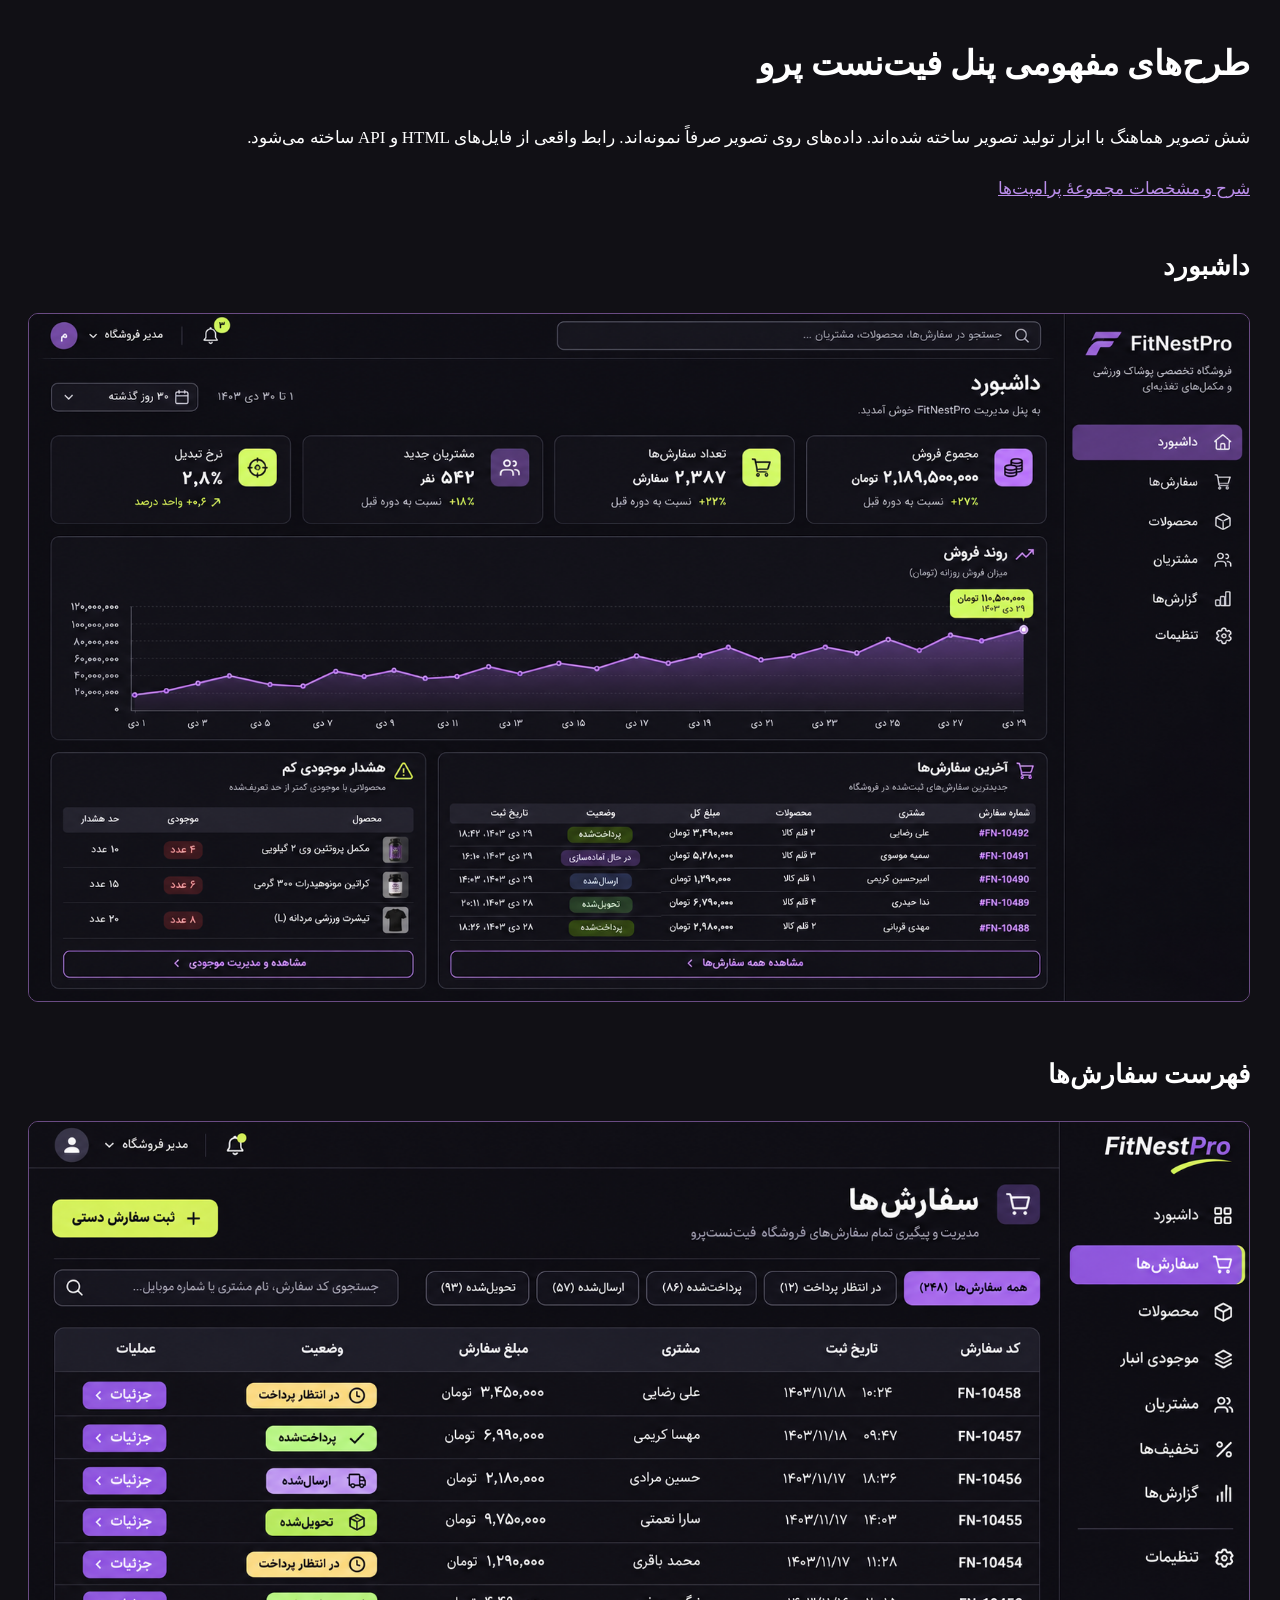
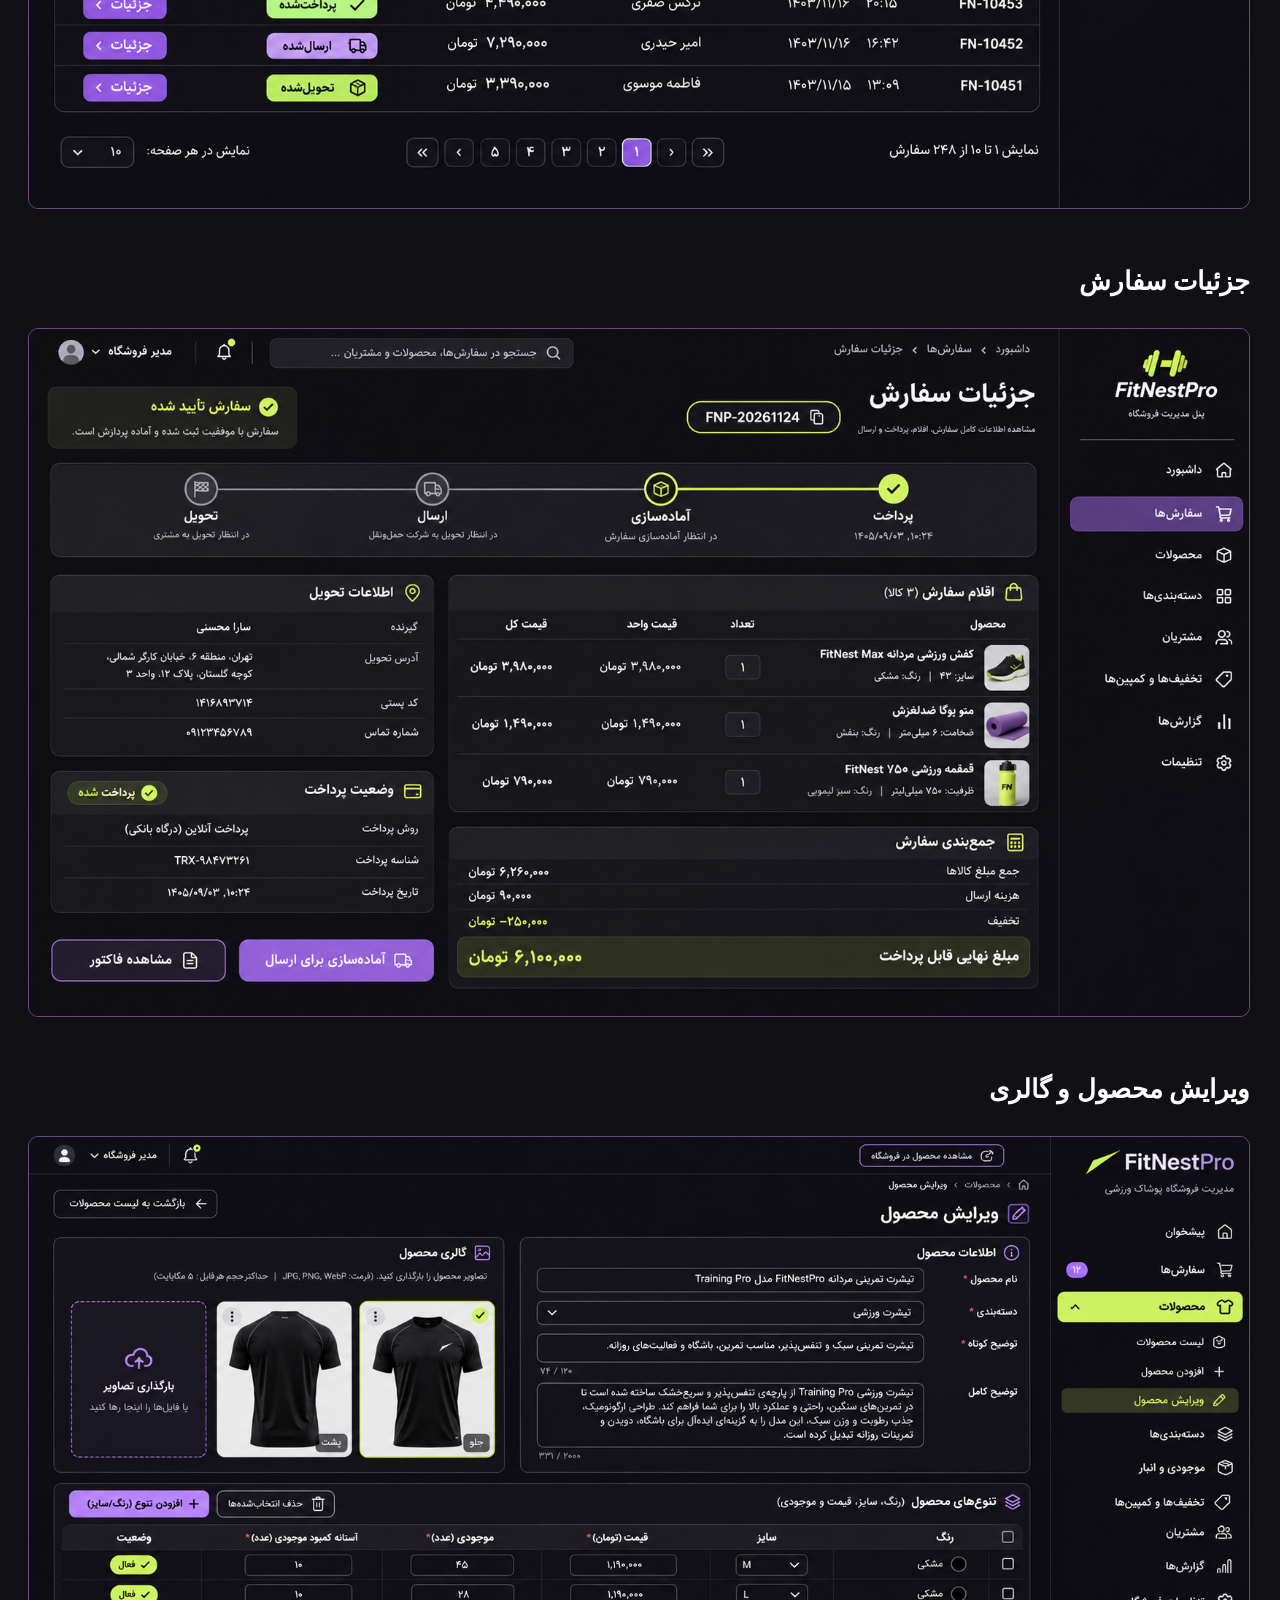
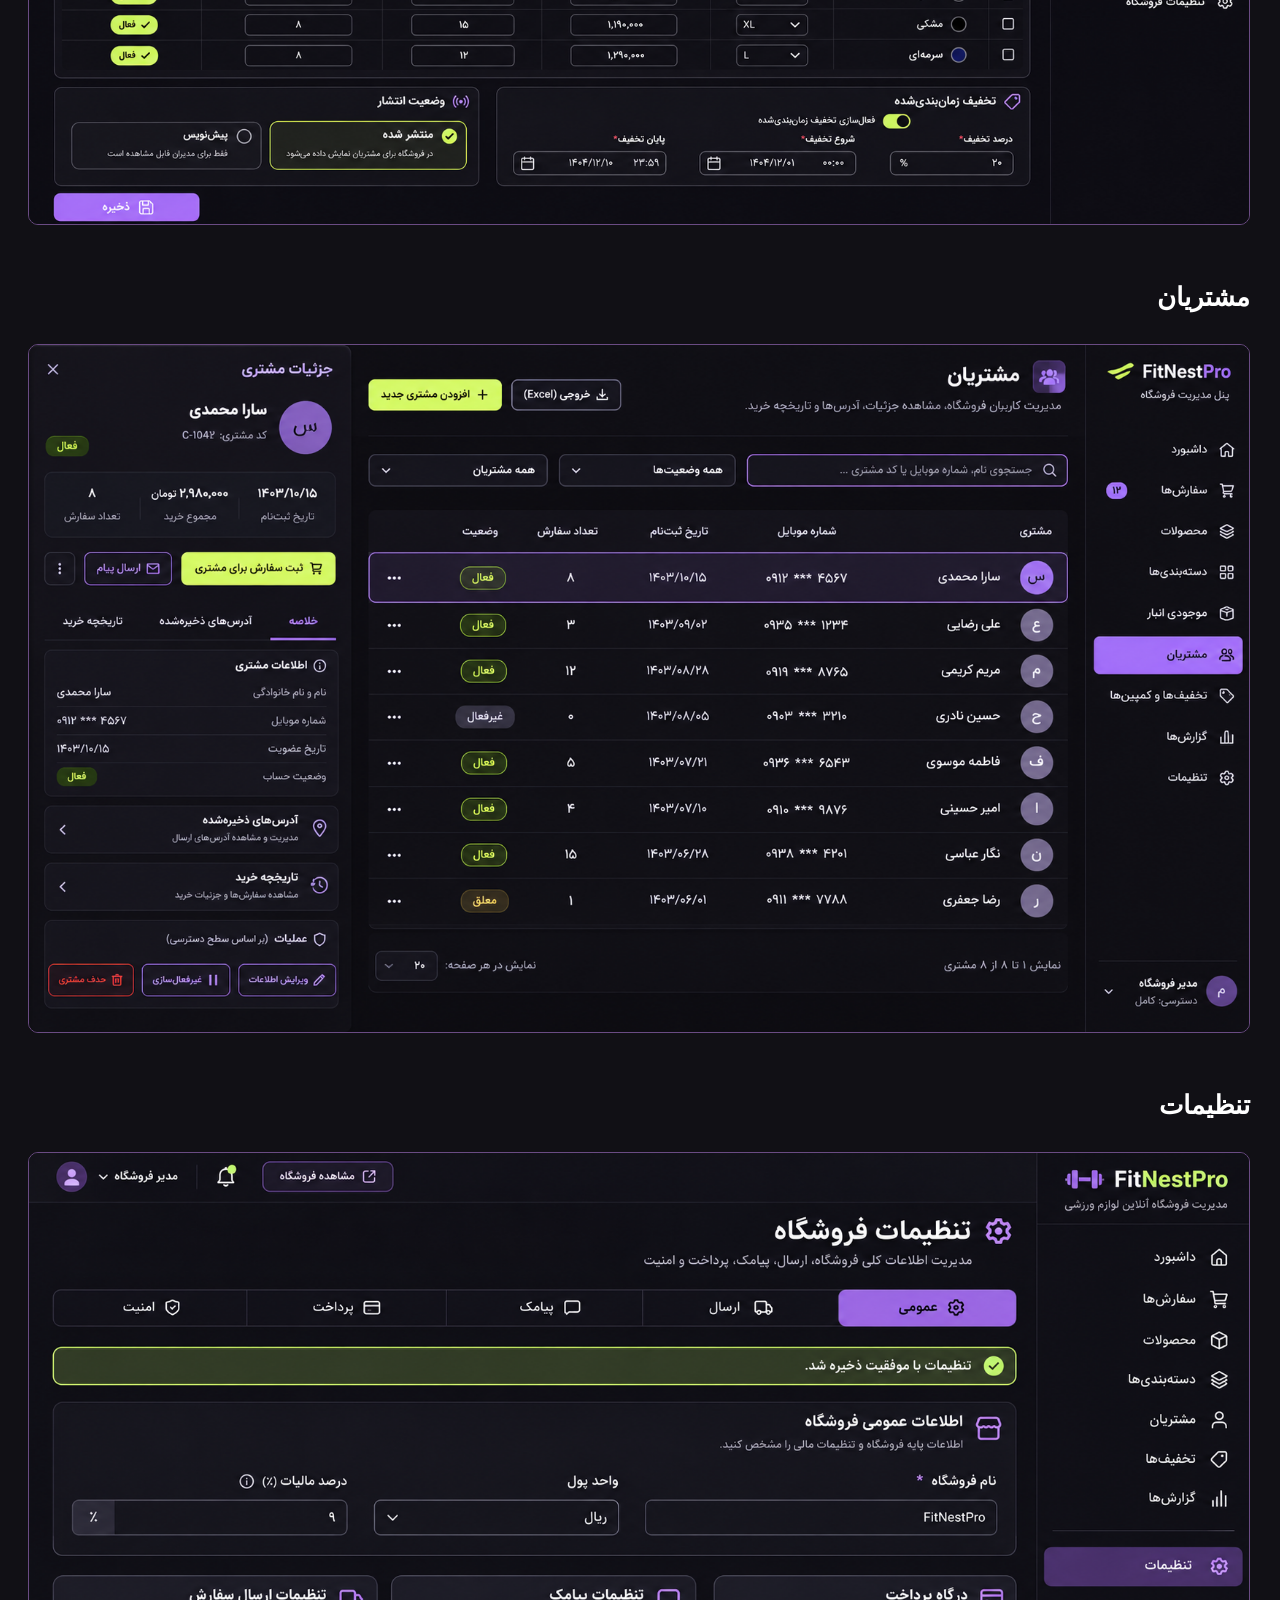
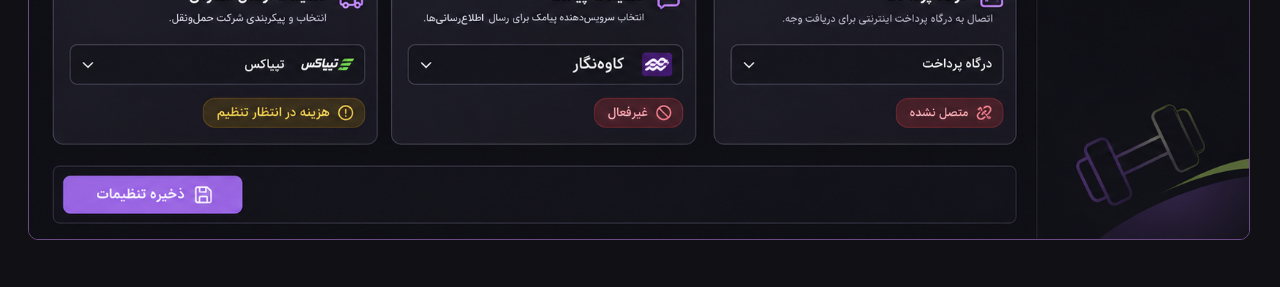
<file: design/admin-mockups/index.html>
<!doctype html><html lang="fa" dir="rtl"><meta charset="utf-8"><title>طرح‌های پنل مدیریت</title><style>body{background:#111015;color:#fff;font:17px/2 Tahoma;margin:30px}main{max-width:1400px;margin:auto}img{width:100%;border:1px solid #6a4b83;border-radius:10px}section{margin:35px 0}a{color:#bb8eeb}</style><main><h1>طرح‌های مفهومی پنل فیت‌نست پرو</h1><p>شش تصویر هماهنگ با ابزار تولید تصویر ساخته شده‌اند. داده‌های روی تصویر صرفاً نمونه‌اند. رابط واقعی از فایل‌های HTML و API ساخته می‌شود.</p><a href="prompts.json">شرح و مشخصات مجموعهٔ پرامپت‌ها</a><section><h2>داشبورد</h2><img src="01-dashboard.png" alt="طرح مفهومی داشبورد"></section><section><h2>فهرست سفارش‌ها</h2><img src="02-orders.png" alt="طرح مفهومی فهرست سفارش‌ها"></section><section><h2>جزئیات سفارش</h2><img src="03-order-detail.png" alt="طرح مفهومی جزئیات سفارش"></section><section><h2>ویرایش محصول و گالری</h2><img src="04-product-edit.png" alt="طرح مفهومی ویرایش محصول و گالری"></section><section><h2>مشتریان</h2><img src="05-customers.png" alt="طرح مفهومی مشتریان"></section><section><h2>تنظیمات</h2><img src="06-settings.png" alt="طرح مفهومی تنظیمات"></section></main></html>
</file>
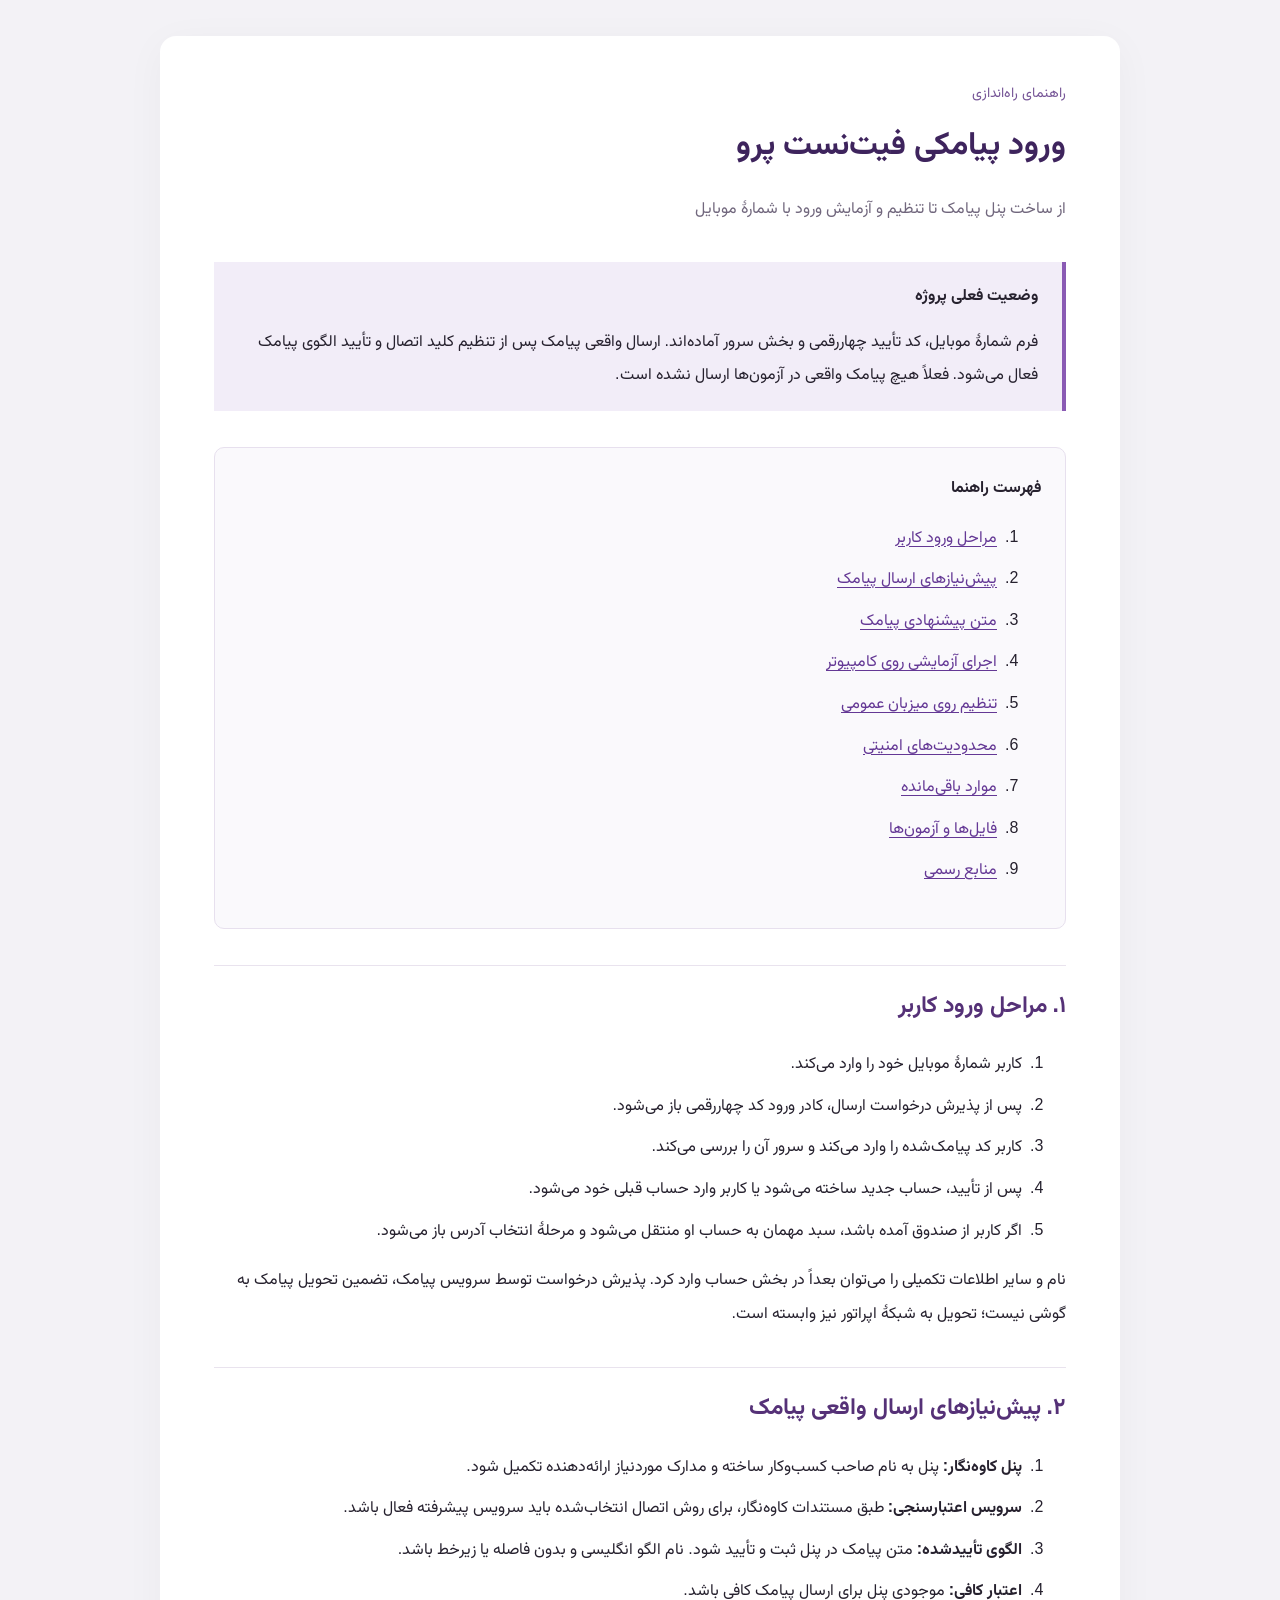
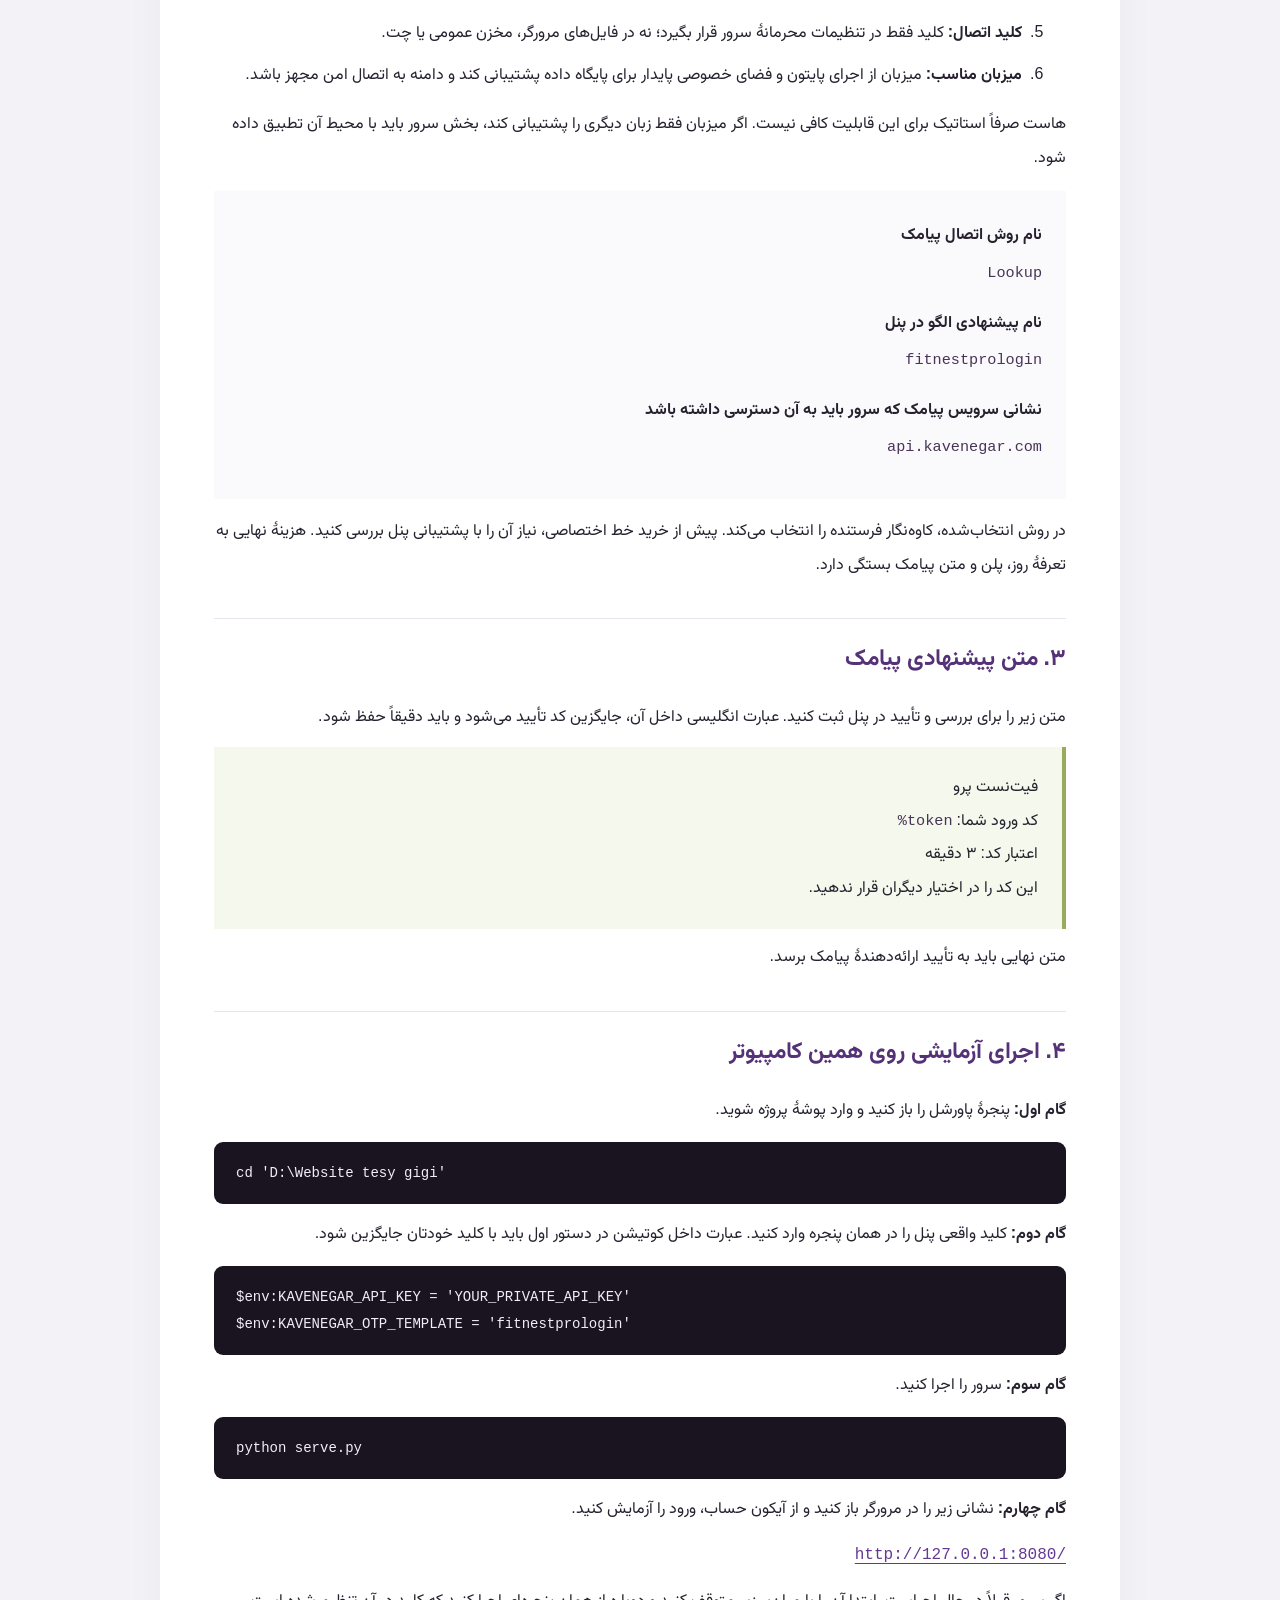
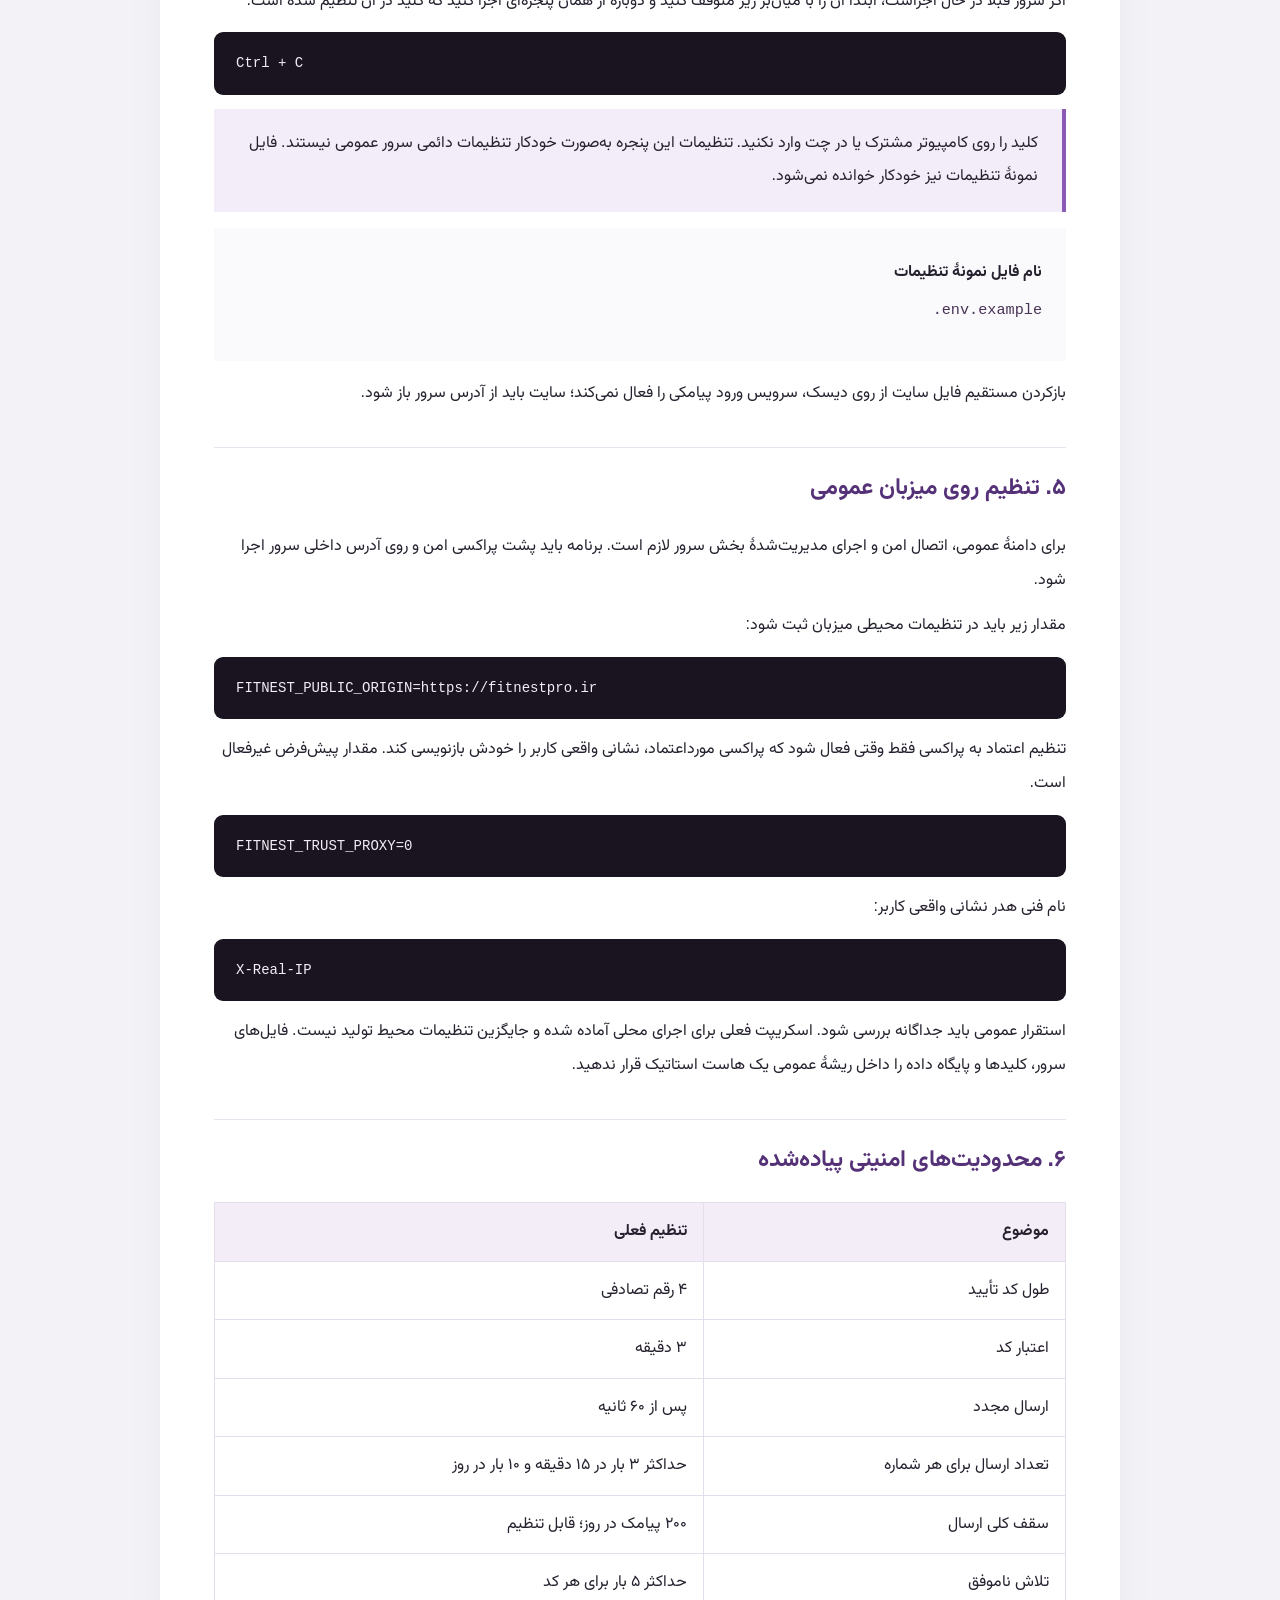
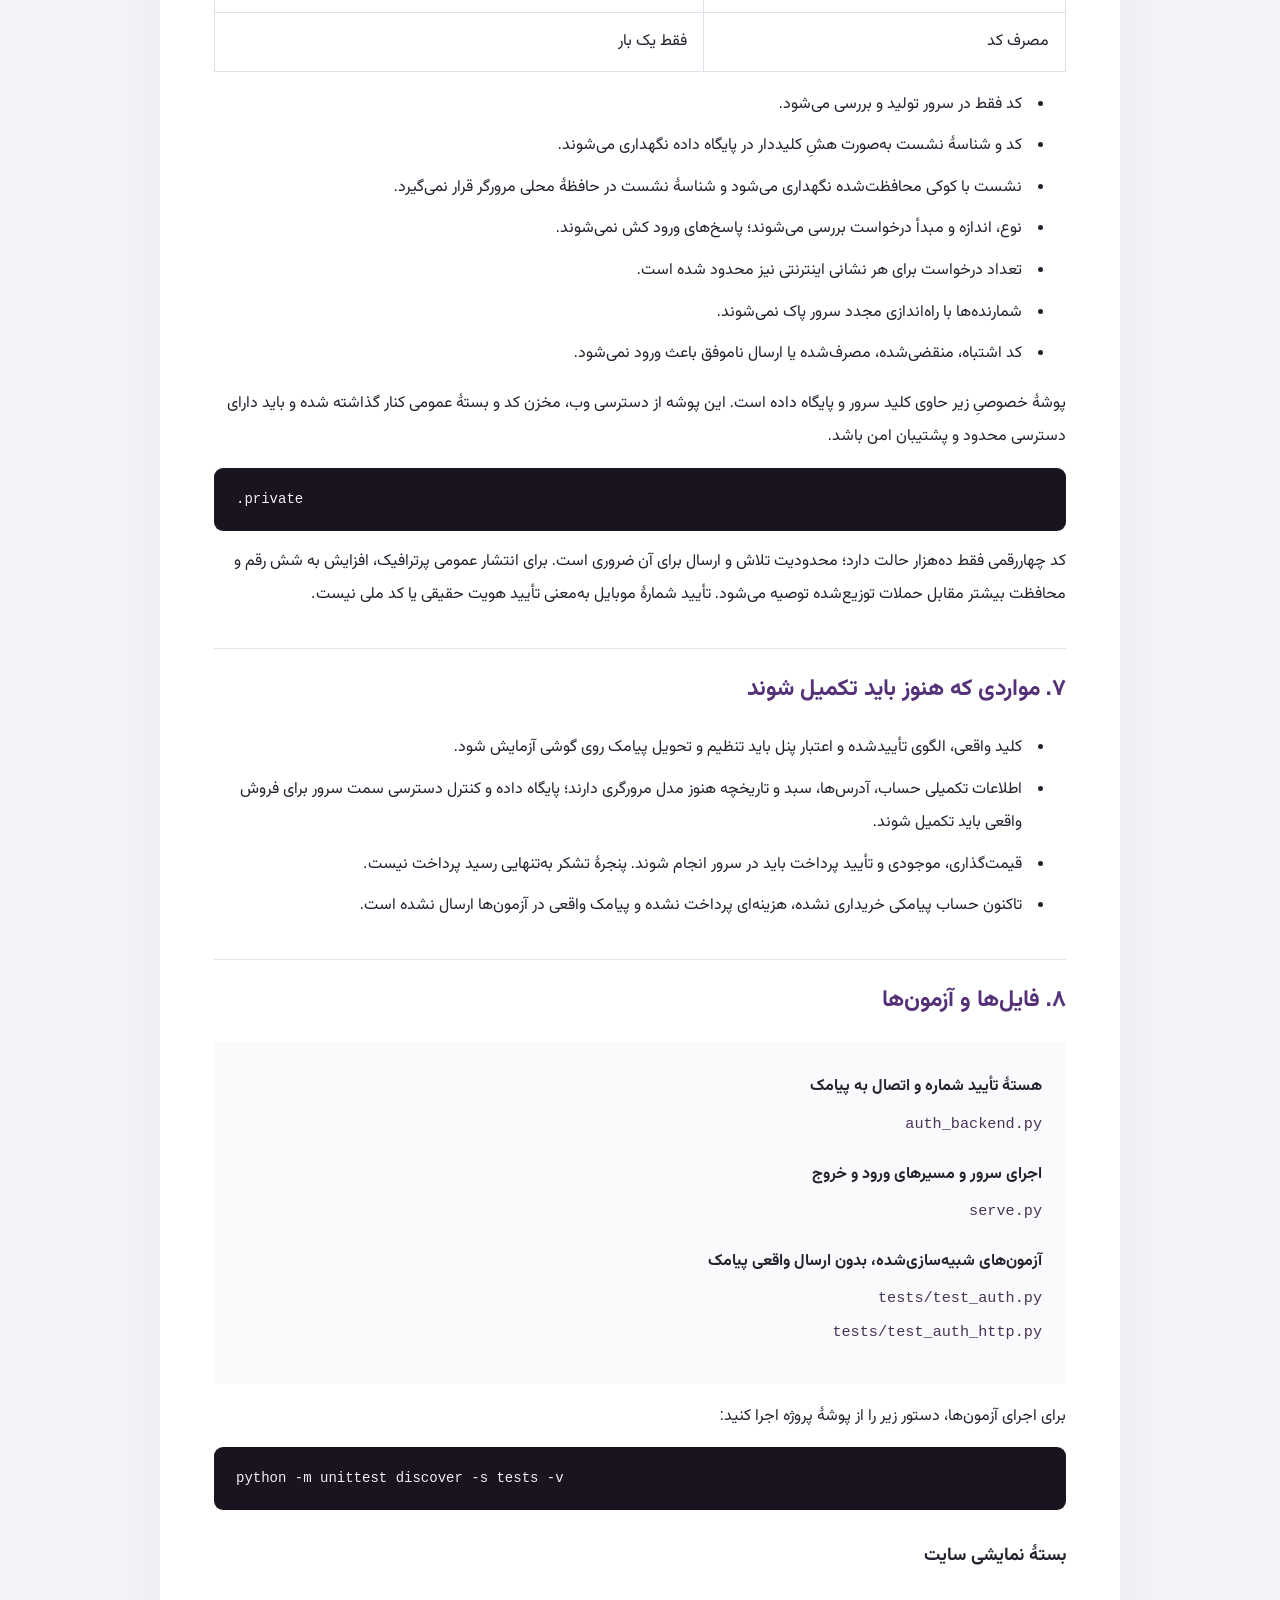
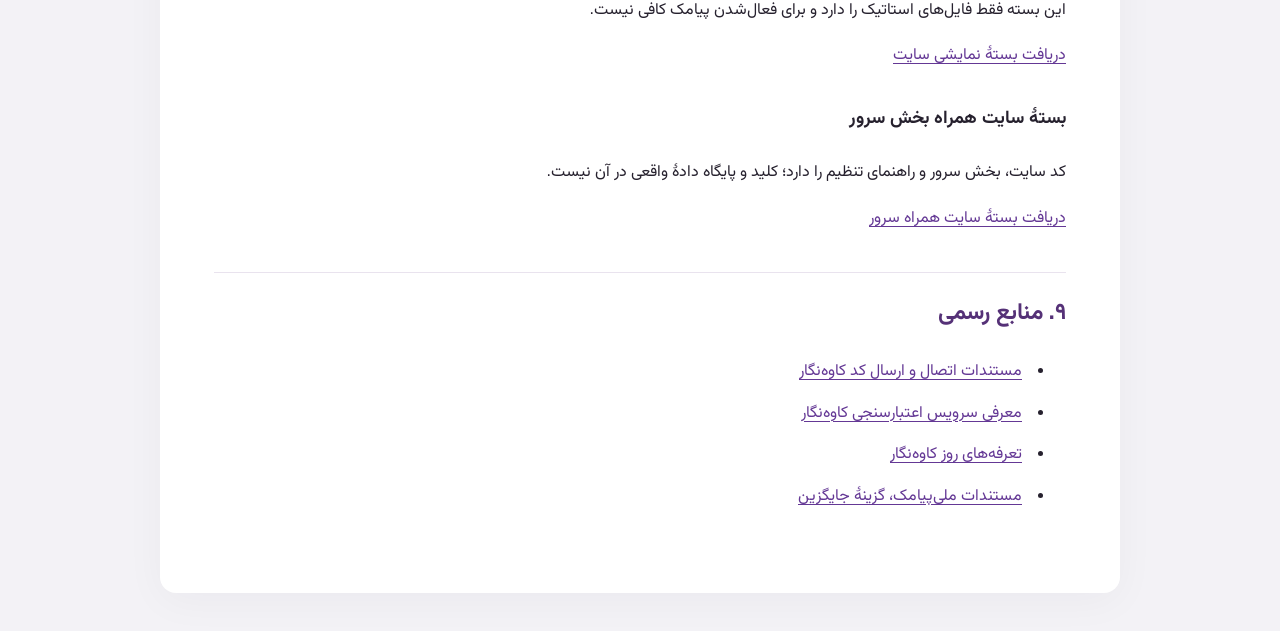
<file: SMS-SETUP-FA.html>
<!doctype html>
<html lang="fa" dir="rtl"><head><meta charset="utf-8"><meta name="viewport" content="width=device-width, initial-scale=1"><title>راهنمای فارسی راه‌اندازی ورود پیامکی</title><style>@font-face{font-family:Guide;src:url("assets/fonts/vazirmatn-arabic-84a382e46c.woff2") format("woff2");font-weight:400 900;font-display:swap}*{box-sizing:border-box}html{direction:rtl;scroll-behavior:smooth}body{margin:0;background:#f3f2f6;color:#26212e;font:16px/2.1 Guide,Tahoma,Arial,sans-serif;text-align:right}main{max-width:960px;margin:36px auto;background:#fff;padding:44px 54px;border-radius:16px;box-shadow:0 8px 40px #20152f0a}h1{font-size:32px;color:#3e245d;margin:4px 0 12px}h2{font-size:23px;color:#553177;margin:0 0 18px}h3{font-size:18px;margin-top:28px}.eyebrow{color:#765597;font-size:14px;margin:0}.subtitle{color:#71677d}section{margin:36px 0;padding-top:16px;border-top:1px solid #e9e3ee;scroll-margin-top:24px}.notice,aside{background:#f2edf8;border-right:4px solid #8a5ab4;padding:18px 24px;border-top:0}.notice p{margin-bottom:0}nav{padding:24px;background:#faf9fc;border:1px solid #e7e0ee;border-radius:10px}li{padding-right:4px;margin:8px 0}p{margin:12px 0}a{color:#643895;text-decoration:underline;text-underline-offset:4px}pre{direction:ltr;unicode-bidi:isolate;text-align:left;background:#19141f;color:#f3edf8;border-radius:9px;padding:18px 22px;overflow:auto;font:14px/1.9 Consolas,monospace;white-space:pre}code{font:inherit}bdi.technical{display:inline-block;unicode-bidi:isolate;direction:ltr;font-family:Consolas,monospace;font-size:.95em;color:#483456;overflow-wrap:anywhere}dl{padding:18px 24px;background:#faf9fc}dt{font-weight:700;margin:10px 0 4px}dd{margin:0 0 16px}.message{padding:24px;background:#f5f8ec;border-right:4px solid #9aaa5e;white-space:normal}.table-scroll{overflow:auto}table{width:100%;border-collapse:collapse;text-align:right}th,td{padding:12px 16px;border:1px solid #e4ddeb}th{background:#f3edf8}.local-link{display:inline-block;unicode-bidi:isolate;font-family:Consolas,monospace}@media(max-width:650px){main{margin:0;padding:26px 20px;border-radius:0}h1{font-size:26px}h2{font-size:21px}pre{padding:14px;font-size:12px}}@media print{body{background:white}main{box-shadow:none;margin:0;max-width:none;padding:12px}nav{display:none}section{break-inside:avoid}pre{white-space:pre-wrap;background:#f3f3f3;color:#111}a{color:#333}}</style></head><body><main dir="rtl"><header><p class="eyebrow">راهنمای راه‌اندازی</p><h1>ورود پیامکی فیت‌نست پرو</h1><p class="subtitle">از ساخت پنل پیامک تا تنظیم و آزمایش ورود با شمارهٔ موبایل</p></header>
<section class="notice"><strong>وضعیت فعلی پروژه</strong><p>فرم شمارهٔ موبایل، کد تأیید چهاررقمی و بخش سرور آماده‌اند. ارسال واقعی پیامک پس از تنظیم کلید اتصال و تأیید الگوی پیامک فعال می‌شود. فعلاً هیچ پیامک واقعی در آزمون‌ها ارسال نشده است.</p></section>
<nav aria-label="فهرست راهنما"><strong>فهرست راهنما</strong><ol><li><a href="#flow">مراحل ورود کاربر</a></li><li><a href="#requirements">پیش‌نیازهای ارسال پیامک</a></li><li><a href="#template">متن پیشنهادی پیامک</a></li><li><a href="#local">اجرای آزمایشی روی کامپیوتر</a></li><li><a href="#hosting">تنظیم روی میزبان عمومی</a></li><li><a href="#security">محدودیت‌های امنیتی</a></li><li><a href="#remaining">موارد باقی‌مانده</a></li><li><a href="#files">فایل‌ها و آزمون‌ها</a></li><li><a href="#sources">منابع رسمی</a></li></ol></nav>
<section id="flow"><h2>۱. مراحل ورود کاربر</h2><ol><li>کاربر شمارهٔ موبایل خود را وارد می‌کند.</li><li>پس از پذیرش درخواست ارسال، کادر ورود کد چهاررقمی باز می‌شود.</li><li>کاربر کد پیامک‌شده را وارد می‌کند و سرور آن را بررسی می‌کند.</li><li>پس از تأیید، حساب جدید ساخته می‌شود یا کاربر وارد حساب قبلی خود می‌شود.</li><li>اگر کاربر از صندوق آمده باشد، سبد مهمان به حساب او منتقل می‌شود و مرحلهٔ انتخاب آدرس باز می‌شود.</li></ol><p>نام و سایر اطلاعات تکمیلی را می‌توان بعداً در بخش حساب وارد کرد. پذیرش درخواست توسط سرویس پیامک، تضمین تحویل پیامک به گوشی نیست؛ تحویل به شبکهٔ اپراتور نیز وابسته است.</p></section>
<section id="requirements"><h2>۲. پیش‌نیازهای ارسال واقعی پیامک</h2><ol><li><strong>پنل کاوه‌نگار:</strong> پنل به نام صاحب کسب‌وکار ساخته و مدارک موردنیاز ارائه‌دهنده تکمیل شود.</li><li><strong>سرویس اعتبارسنجی:</strong> طبق مستندات کاوه‌نگار، برای روش اتصال انتخاب‌شده باید سرویس پیشرفته فعال باشد.</li><li><strong>الگوی تأییدشده:</strong> متن پیامک در پنل ثبت و تأیید شود. نام الگو انگلیسی و بدون فاصله یا زیرخط باشد.</li><li><strong>اعتبار کافی:</strong> موجودی پنل برای ارسال پیامک کافی باشد.</li><li><strong>کلید اتصال:</strong> کلید فقط در تنظیمات محرمانهٔ سرور قرار بگیرد؛ نه در فایل‌های مرورگر، مخزن عمومی یا چت.</li><li><strong>میزبان مناسب:</strong> میزبان از اجرای پایتون و فضای خصوصی پایدار برای پایگاه داده پشتیبانی کند و دامنه به اتصال امن مجهز باشد.</li></ol><p>هاست صرفاً استاتیک برای این قابلیت کافی نیست. اگر میزبان فقط زبان دیگری را پشتیبانی کند، بخش سرور باید با محیط آن تطبیق داده شود.</p><dl><dt>نام روش اتصال پیامک</dt><dd><bdi dir="ltr" class="technical">Lookup</bdi></dd><dt>نام پیشنهادی الگو در پنل</dt><dd><bdi dir="ltr" class="technical">fitnestprologin</bdi></dd><dt>نشانی سرویس پیامک که سرور باید به آن دسترسی داشته باشد</dt><dd><bdi dir="ltr" class="technical">api.kavenegar.com</bdi></dd></dl><p>در روش انتخاب‌شده، کاوه‌نگار فرستنده را انتخاب می‌کند. پیش از خرید خط اختصاصی، نیاز آن را با پشتیبانی پنل بررسی کنید. هزینهٔ نهایی به تعرفهٔ روز، پلن و متن پیامک بستگی دارد.</p></section>
<section id="template"><h2>۳. متن پیشنهادی پیامک</h2><p>متن زیر را برای بررسی و تأیید در پنل ثبت کنید. عبارت انگلیسی داخل آن، جایگزین کد تأیید می‌شود و باید دقیقاً حفظ شود.</p><div class="message" dir="rtl">فیت‌نست پرو<br>کد ورود شما: <bdi dir="ltr" class="technical">%token</bdi><br>اعتبار کد: ۳ دقیقه<br>این کد را در اختیار دیگران قرار ندهید.</div><p>متن نهایی باید به تأیید ارائه‌دهندهٔ پیامک برسد.</p></section>
<section id="local"><h2>۴. اجرای آزمایشی روی همین کامپیوتر</h2><p><strong>گام اول:</strong> پنجرهٔ پاورشل را باز کنید و وارد پوشهٔ پروژه شوید.</p><pre dir="ltr"><code>cd &#x27;D:\Website tesy gigi&#x27;</code></pre><p><strong>گام دوم:</strong> کلید واقعی پنل را در همان پنجره وارد کنید. عبارت داخل کوتیشن در دستور اول باید با کلید خودتان جایگزین شود.</p><pre dir="ltr"><code>$env:KAVENEGAR_API_KEY = &#x27;YOUR_PRIVATE_API_KEY&#x27;
$env:KAVENEGAR_OTP_TEMPLATE = &#x27;fitnestprologin&#x27;</code></pre><p><strong>گام سوم:</strong> سرور را اجرا کنید.</p><pre dir="ltr"><code>python serve.py</code></pre><p><strong>گام چهارم:</strong> نشانی زیر را در مرورگر باز کنید و از آیکون حساب، ورود را آزمایش کنید.</p><p><a class="local-link" dir="ltr" href="http://127.0.0.1:8080/">http://127.0.0.1:8080/</a></p><p>اگر سرور قبلاً در حال اجراست، ابتدا آن را با میان‌بر زیر متوقف کنید و دوباره از همان پنجره‌ای اجرا کنید که کلید در آن تنظیم شده است.</p><pre dir="ltr"><code>Ctrl + C</code></pre><aside>کلید را روی کامپیوتر مشترک یا در چت وارد نکنید. تنظیمات این پنجره به‌صورت خودکار تنظیمات دائمی سرور عمومی نیستند. فایل نمونهٔ تنظیمات نیز خودکار خوانده نمی‌شود.</aside><dl><dt>نام فایل نمونهٔ تنظیمات</dt><dd><bdi dir="ltr" class="technical">.env.example</bdi></dd></dl><p>بازکردن مستقیم فایل سایت از روی دیسک، سرویس ورود پیامکی را فعال نمی‌کند؛ سایت باید از آدرس سرور باز شود.</p></section>
<section id="hosting"><h2>۵. تنظیم روی میزبان عمومی</h2><p>برای دامنهٔ عمومی، اتصال امن و اجرای مدیریت‌شدهٔ بخش سرور لازم است. برنامه باید پشت پراکسی امن و روی آدرس داخلی سرور اجرا شود.</p><p>مقدار زیر باید در تنظیمات محیطی میزبان ثبت شود:</p><pre dir="ltr"><code>FITNEST_PUBLIC_ORIGIN=https://fitnestpro.ir</code></pre><p>تنظیم اعتماد به پراکسی فقط وقتی فعال شود که پراکسی مورداعتماد، نشانی واقعی کاربر را خودش بازنویسی کند. مقدار پیش‌فرض غیرفعال است.</p><pre dir="ltr"><code>FITNEST_TRUST_PROXY=0</code></pre><p>نام فنی هدر نشانی واقعی کاربر:</p><pre dir="ltr"><code>X-Real-IP</code></pre><p>استقرار عمومی باید جداگانه بررسی شود. اسکریپت فعلی برای اجرای محلی آماده شده و جایگزین تنظیمات محیط تولید نیست. فایل‌های سرور، کلیدها و پایگاه داده را داخل ریشهٔ عمومی یک هاست استاتیک قرار ندهید.</p></section>
<section id="security"><h2>۶. محدودیت‌های امنیتی پیاده‌شده</h2><div class="table-scroll"><table><thead><tr><th>موضوع</th><th>تنظیم فعلی</th></tr></thead><tbody><tr><td>طول کد تأیید</td><td>۴ رقم تصادفی</td></tr><tr><td>اعتبار کد</td><td>۳ دقیقه</td></tr><tr><td>ارسال مجدد</td><td>پس از ۶۰ ثانیه</td></tr><tr><td>تعداد ارسال برای هر شماره</td><td>حداکثر ۳ بار در ۱۵ دقیقه و ۱۰ بار در روز</td></tr><tr><td>سقف کلی ارسال</td><td>۲۰۰ پیامک در روز؛ قابل تنظیم</td></tr><tr><td>تلاش ناموفق</td><td>حداکثر ۵ بار برای هر کد</td></tr><tr><td>مصرف کد</td><td>فقط یک بار</td></tr></tbody></table></div><ul><li>کد فقط در سرور تولید و بررسی می‌شود.</li><li>کد و شناسهٔ نشست به‌صورت هشِ کلیددار در پایگاه داده نگهداری می‌شوند.</li><li>نشست با کوکی محافظت‌شده نگهداری می‌شود و شناسهٔ نشست در حافظهٔ محلی مرورگر قرار نمی‌گیرد.</li><li>نوع، اندازه و مبدأ درخواست بررسی می‌شوند؛ پاسخ‌های ورود کش نمی‌شوند.</li><li>تعداد درخواست برای هر نشانی اینترنتی نیز محدود شده است.</li><li>شمارنده‌ها با راه‌اندازی مجدد سرور پاک نمی‌شوند.</li><li>کد اشتباه، منقضی‌شده، مصرف‌شده یا ارسال ناموفق باعث ورود نمی‌شود.</li></ul><p>پوشهٔ خصوصیِ زیر حاوی کلید سرور و پایگاه داده است. این پوشه از دسترسی وب، مخزن کد و بستهٔ عمومی کنار گذاشته شده و باید دارای دسترسی محدود و پشتیبان امن باشد.</p><pre dir="ltr"><code>.private</code></pre><p>کد چهاررقمی فقط ده‌هزار حالت دارد؛ محدودیت تلاش و ارسال برای آن ضروری است. برای انتشار عمومی پرترافیک، افزایش به شش رقم و محافظت بیشتر مقابل حملات توزیع‌شده توصیه می‌شود. تأیید شمارهٔ موبایل به‌معنی تأیید هویت حقیقی یا کد ملی نیست.</p></section>
<section id="remaining"><h2>۷. مواردی که هنوز باید تکمیل شوند</h2><ul><li>کلید واقعی، الگوی تأییدشده و اعتبار پنل باید تنظیم و تحویل پیامک روی گوشی آزمایش شود.</li><li>اطلاعات تکمیلی حساب، آدرس‌ها، سبد و تاریخچه هنوز مدل مرورگری دارند؛ پایگاه داده و کنترل دسترسی سمت سرور برای فروش واقعی باید تکمیل شوند.</li><li>قیمت‌گذاری، موجودی و تأیید پرداخت باید در سرور انجام شوند. پنجرهٔ تشکر به‌تنهایی رسید پرداخت نیست.</li><li>تاکنون حساب پیامکی خریداری نشده، هزینه‌ای پرداخت نشده و پیامک واقعی در آزمون‌ها ارسال نشده است.</li></ul></section>
<section id="files"><h2>۸. فایل‌ها و آزمون‌ها</h2><dl><dt>هستهٔ تأیید شماره و اتصال به پیامک</dt><dd><bdi dir="ltr" class="technical">auth_backend.py</bdi></dd><dt>اجرای سرور و مسیرهای ورود و خروج</dt><dd><bdi dir="ltr" class="technical">serve.py</bdi></dd><dt>آزمون‌های شبیه‌سازی‌شده، بدون ارسال واقعی پیامک</dt><dd><bdi dir="ltr" class="technical">tests/test_auth.py</bdi><br><bdi dir="ltr" class="technical">tests/test_auth_http.py</bdi></dd></dl><p>برای اجرای آزمون‌ها، دستور زیر را از پوشهٔ پروژه اجرا کنید:</p><pre dir="ltr"><code>python -m unittest discover -s tests -v</code></pre><h3>بستهٔ نمایشی سایت</h3><p>این بسته فقط فایل‌های استاتیک را دارد و برای فعال‌شدن پیامک کافی نیست.</p><p><a href="output/FitNestPro-upload.zip">دریافت بستهٔ نمایشی سایت</a></p><h3>بستهٔ سایت همراه بخش سرور</h3><p>کد سایت، بخش سرور و راهنمای تنظیم را دارد؛ کلید و پایگاه دادهٔ واقعی در آن نیست.</p><p><a href="output/FitNestPro-server.zip">دریافت بستهٔ سایت همراه سرور</a></p></section>
<section id="sources"><h2>۹. منابع رسمی</h2><ul><li><a href="https://kavenegar.com/rest.html">مستندات اتصال و ارسال کد کاوه‌نگار</a></li><li><a href="https://kavenegar.com/sms/verification">معرفی سرویس اعتبارسنجی کاوه‌نگار</a></li><li><a href="https://kavenegar.com/pricing.html">تعرفه‌های روز کاوه‌نگار</a></li><li><a href="https://github.com/Melipayamak/Webservices">مستندات ملی‌پیامک، گزینهٔ جایگزین</a></li></ul></section></main></body></html>
</file>
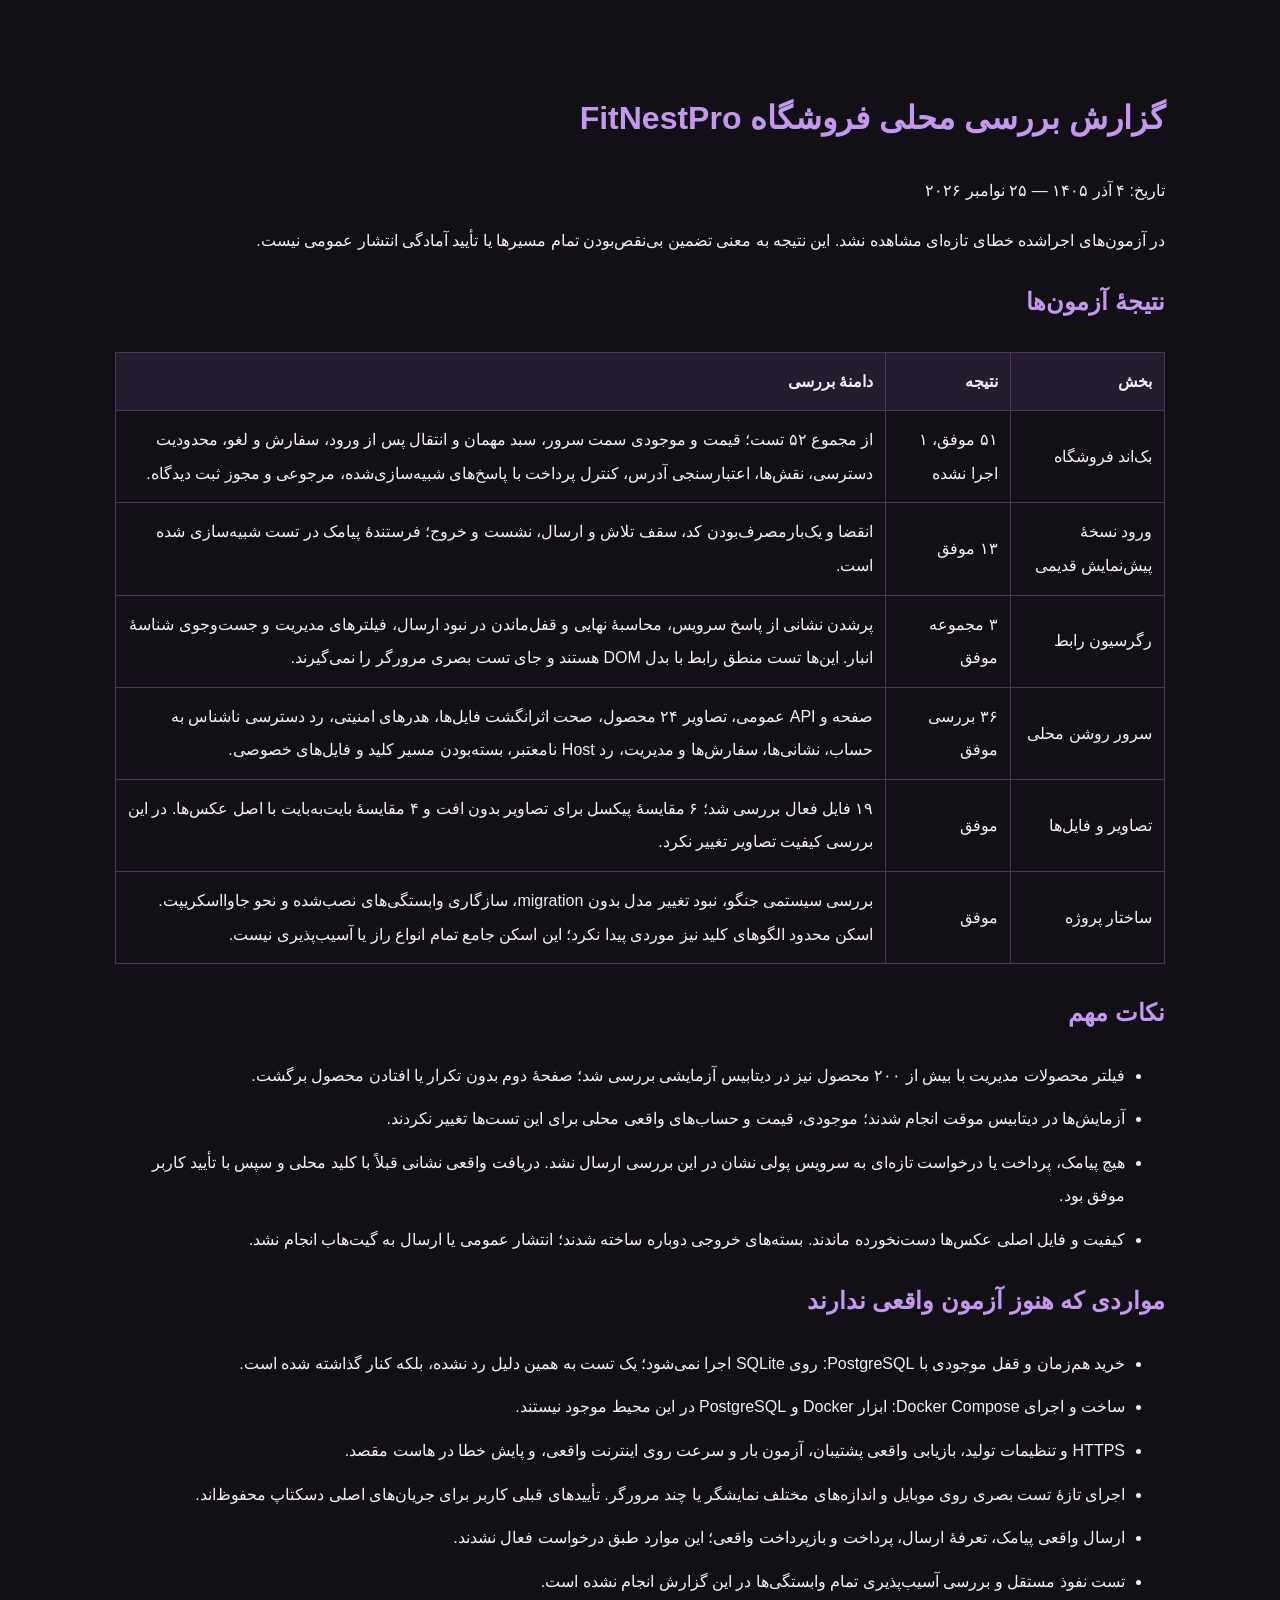
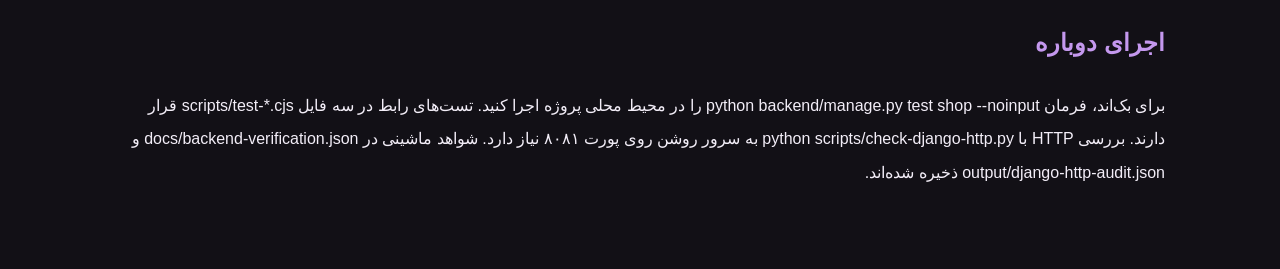
<file: docs/local-audit-2026-11-25-fa.html>
<!doctype html><html lang="fa" dir="rtl"><head><meta charset="utf-8"><meta name="viewport" content="width=device-width,initial-scale=1"><title>گزارش بررسی محلی فروشگاه</title><style>body{background:#121016;color:#f3eef8;font:16px/2.1 Tahoma,sans-serif;max-width:1050px;margin:40px auto;padding:24px}h1,h2{color:#c498ee}table{border-collapse:collapse;width:100%;margin:24px 0}th,td{border:1px solid #493951;padding:12px;text-align:right}th{background:#251c30}a{color:#d8f876}bdi,code{direction:ltr;unicode-bidi:isolate}li{margin:10px 0}</style></head><body><h1>گزارش بررسی محلی فروشگاه FitNestPro</h1><p>تاریخ: ۴ آذر ۱۴۰۵ — ۲۵ نوامبر ۲۰۲۶</p><p>در آزمون‌های اجراشده خطای تازه‌ای مشاهده نشد. این نتیجه به معنی تضمین بی‌نقص‌بودن تمام مسیرها یا تأیید آمادگی انتشار عمومی نیست.</p><h2>نتیجهٔ آزمون‌ها</h2><table><thead><tr><th>بخش</th><th>نتیجه</th><th>دامنهٔ بررسی</th></tr></thead><tbody><tr><td>بک‌اند فروشگاه</td><td>۵۱ موفق، ۱ اجرا نشده</td><td>از مجموع ۵۲ تست؛ قیمت و موجودی سمت سرور، سبد مهمان و انتقال پس از ورود، سفارش و لغو، محدودیت دسترسی، نقش‌ها، اعتبارسنجی آدرس، کنترل پرداخت با پاسخ‌های شبیه‌سازی‌شده، مرجوعی و مجوز ثبت دیدگاه.</td></tr><tr><td>ورود نسخهٔ پیش‌نمایش قدیمی</td><td>۱۳ موفق</td><td>انقضا و یک‌بارمصرف‌بودن کد، سقف تلاش و ارسال، نشست و خروج؛ فرستندهٔ پیامک در تست شبیه‌سازی شده است.</td></tr><tr><td>رگرسیون رابط</td><td>۳ مجموعه موفق</td><td>پرشدن نشانی از پاسخ سرویس، محاسبهٔ نهایی و قفل‌ماندن در نبود ارسال، فیلترهای مدیریت و جست‌وجوی شناسهٔ انبار. این‌ها تست منطق رابط با بدل DOM هستند و جای تست بصری مرورگر را نمی‌گیرند.</td></tr><tr><td>سرور روشن محلی</td><td>۳۶ بررسی موفق</td><td>صفحه و API عمومی، تصاویر ۲۴ محصول، صحت اثرانگشت فایل‌ها، هدرهای امنیتی، رد دسترسی ناشناس به حساب، نشانی‌ها، سفارش‌ها و مدیریت، رد Host نامعتبر، بسته‌بودن مسیر کلید و فایل‌های خصوصی.</td></tr><tr><td>تصاویر و فایل‌ها</td><td>موفق</td><td>۱۹ فایل فعال بررسی شد؛ ۶ مقایسهٔ پیکسل برای تصاویر بدون افت و ۴ مقایسهٔ بایت‌به‌بایت با اصل عکس‌ها. در این بررسی کیفیت تصاویر تغییر نکرد.</td></tr><tr><td>ساختار پروژه</td><td>موفق</td><td>بررسی سیستمی جنگو، نبود تغییر مدل بدون migration، سازگاری وابستگی‌های نصب‌شده و نحو جاوااسکریپت. اسکن محدود الگوهای کلید نیز موردی پیدا نکرد؛ این اسکن جامع تمام انواع راز یا آسیب‌پذیری نیست.</td></tr></tbody></table><h2>نکات مهم</h2><ul><li>فیلتر محصولات مدیریت با بیش از ۲۰۰ محصول نیز در دیتابیس آزمایشی بررسی شد؛ صفحهٔ دوم بدون تکرار یا افتادن محصول برگشت.</li><li>آزمایش‌ها در دیتابیس موقت انجام شدند؛ موجودی، قیمت و حساب‌های واقعی محلی برای این تست‌ها تغییر نکردند.</li><li>هیچ پیامک، پرداخت یا درخواست تازه‌ای به سرویس پولی نشان در این بررسی ارسال نشد. دریافت واقعی نشانی قبلاً با کلید محلی و سپس با تأیید کاربر موفق بود.</li><li>کیفیت و فایل اصلی عکس‌ها دست‌نخورده ماندند. بسته‌های خروجی دوباره ساخته شدند؛ انتشار عمومی یا ارسال به گیت‌هاب انجام نشد.</li></ul><h2>مواردی که هنوز آزمون واقعی ندارند</h2><ul><li>خرید هم‌زمان و قفل موجودی با PostgreSQL: روی SQLite اجرا نمی‌شود؛ یک تست به همین دلیل رد نشده، بلکه کنار گذاشته شده است.</li><li>ساخت و اجرای Docker Compose: ابزار Docker و PostgreSQL در این محیط موجود نیستند.</li><li>HTTPS و تنظیمات تولید، بازیابی واقعی پشتیبان، آزمون بار و سرعت روی اینترنت واقعی، و پایش خطا در هاست مقصد.</li><li>اجرای تازهٔ تست بصری روی موبایل و اندازه‌های مختلف نمایشگر یا چند مرورگر. تأییدهای قبلی کاربر برای جریان‌های اصلی دسکتاپ محفوظ‌اند.</li><li>ارسال واقعی پیامک، تعرفهٔ ارسال، پرداخت و بازپرداخت واقعی؛ این موارد طبق درخواست فعال نشدند.</li><li>تست نفوذ مستقل و بررسی آسیب‌پذیری تمام وابستگی‌ها در این گزارش انجام نشده است.</li></ul><h2>اجرای دوباره</h2><p>برای بک‌اند، فرمان <bdi>python backend/manage.py test shop --noinput</bdi> را در محیط محلی پروژه اجرا کنید. تست‌های رابط در سه فایل <bdi>scripts/test-*.cjs</bdi> قرار دارند. بررسی HTTP با <bdi>python scripts/check-django-http.py</bdi> به سرور روشن روی پورت ۸۰۸۱ نیاز دارد. شواهد ماشینی در <bdi>docs/backend-verification.json</bdi> و <bdi>output/django-http-audit.json</bdi> ذخیره شده‌اند.</p></body></html>
</file>
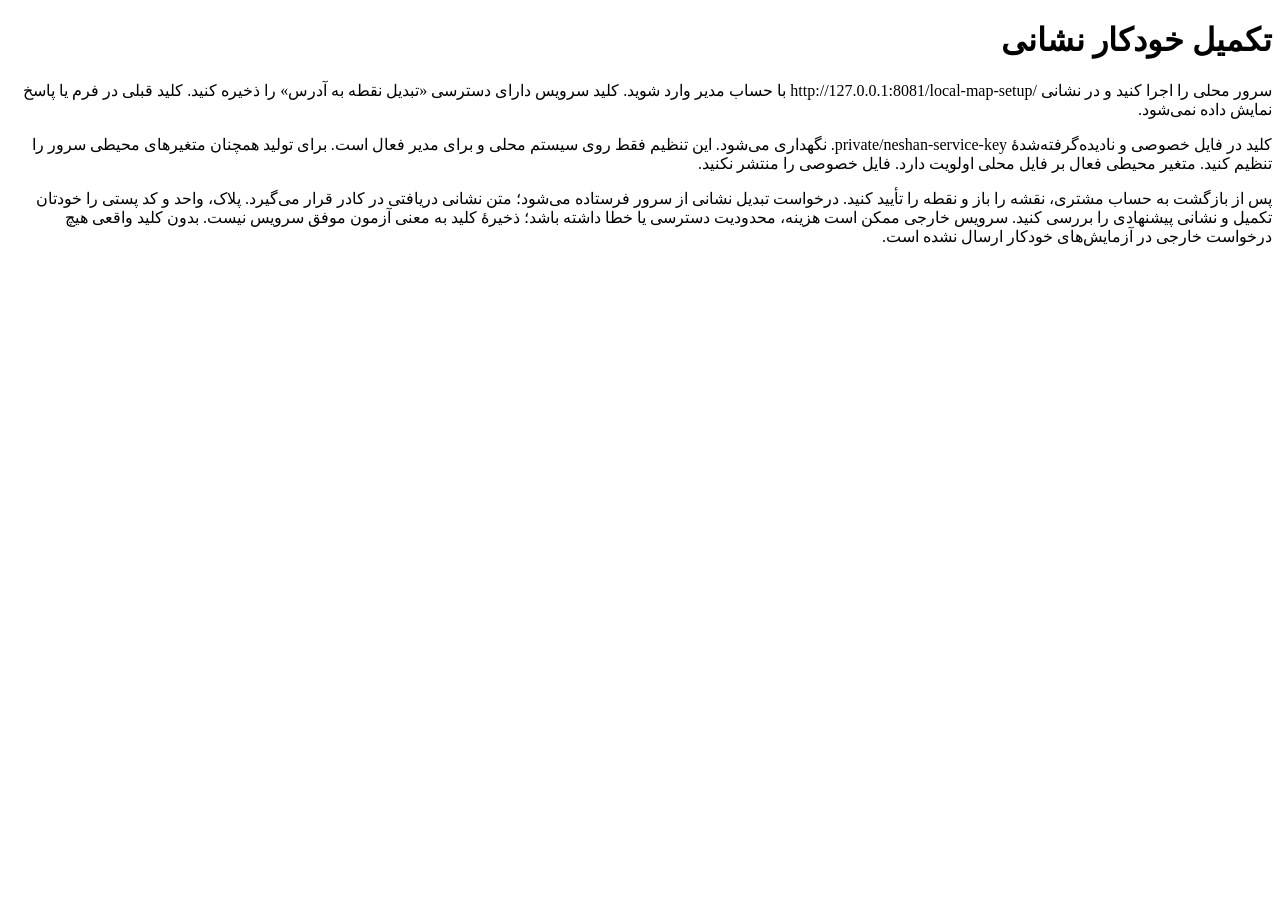
<file: docs/neshan-local-setup-fa.html>
<!doctype html><html lang="fa" dir="rtl"><meta charset="utf-8"><title>تنظیم محلی نشانی نشان</title><body><h1>تکمیل خودکار نشانی</h1><p>سرور محلی را اجرا کنید و در نشانی <bdi>http://127.0.0.1:8081/local-map-setup/</bdi> با حساب مدیر وارد شوید. کلید سرویس دارای دسترسی «تبدیل نقطه به آدرس» را ذخیره کنید. کلید قبلی در فرم یا پاسخ نمایش داده نمی‌شود.</p><p>کلید در فایل خصوصی و نادیده‌گرفته‌شدهٔ <bdi>.private/neshan-service-key</bdi> نگهداری می‌شود. این تنظیم فقط روی سیستم محلی و برای مدیر فعال است. برای تولید همچنان متغیرهای محیطی سرور را تنظیم کنید. متغیر محیطی فعال بر فایل محلی اولویت دارد. فایل خصوصی را منتشر نکنید.</p><p>پس از بازگشت به حساب مشتری، نقشه را باز و نقطه را تأیید کنید. درخواست تبدیل نشانی از سرور فرستاده می‌شود؛ متن نشانی دریافتی در کادر قرار می‌گیرد. پلاک، واحد و کد پستی را خودتان تکمیل و نشانی پیشنهادی را بررسی کنید. سرویس خارجی ممکن است هزینه، محدودیت دسترسی یا خطا داشته باشد؛ ذخیرهٔ کلید به معنی آزمون موفق سرویس نیست. بدون کلید واقعی هیچ درخواست خارجی در آزمایش‌های خودکار ارسال نشده است.</p></body></html>
</file>
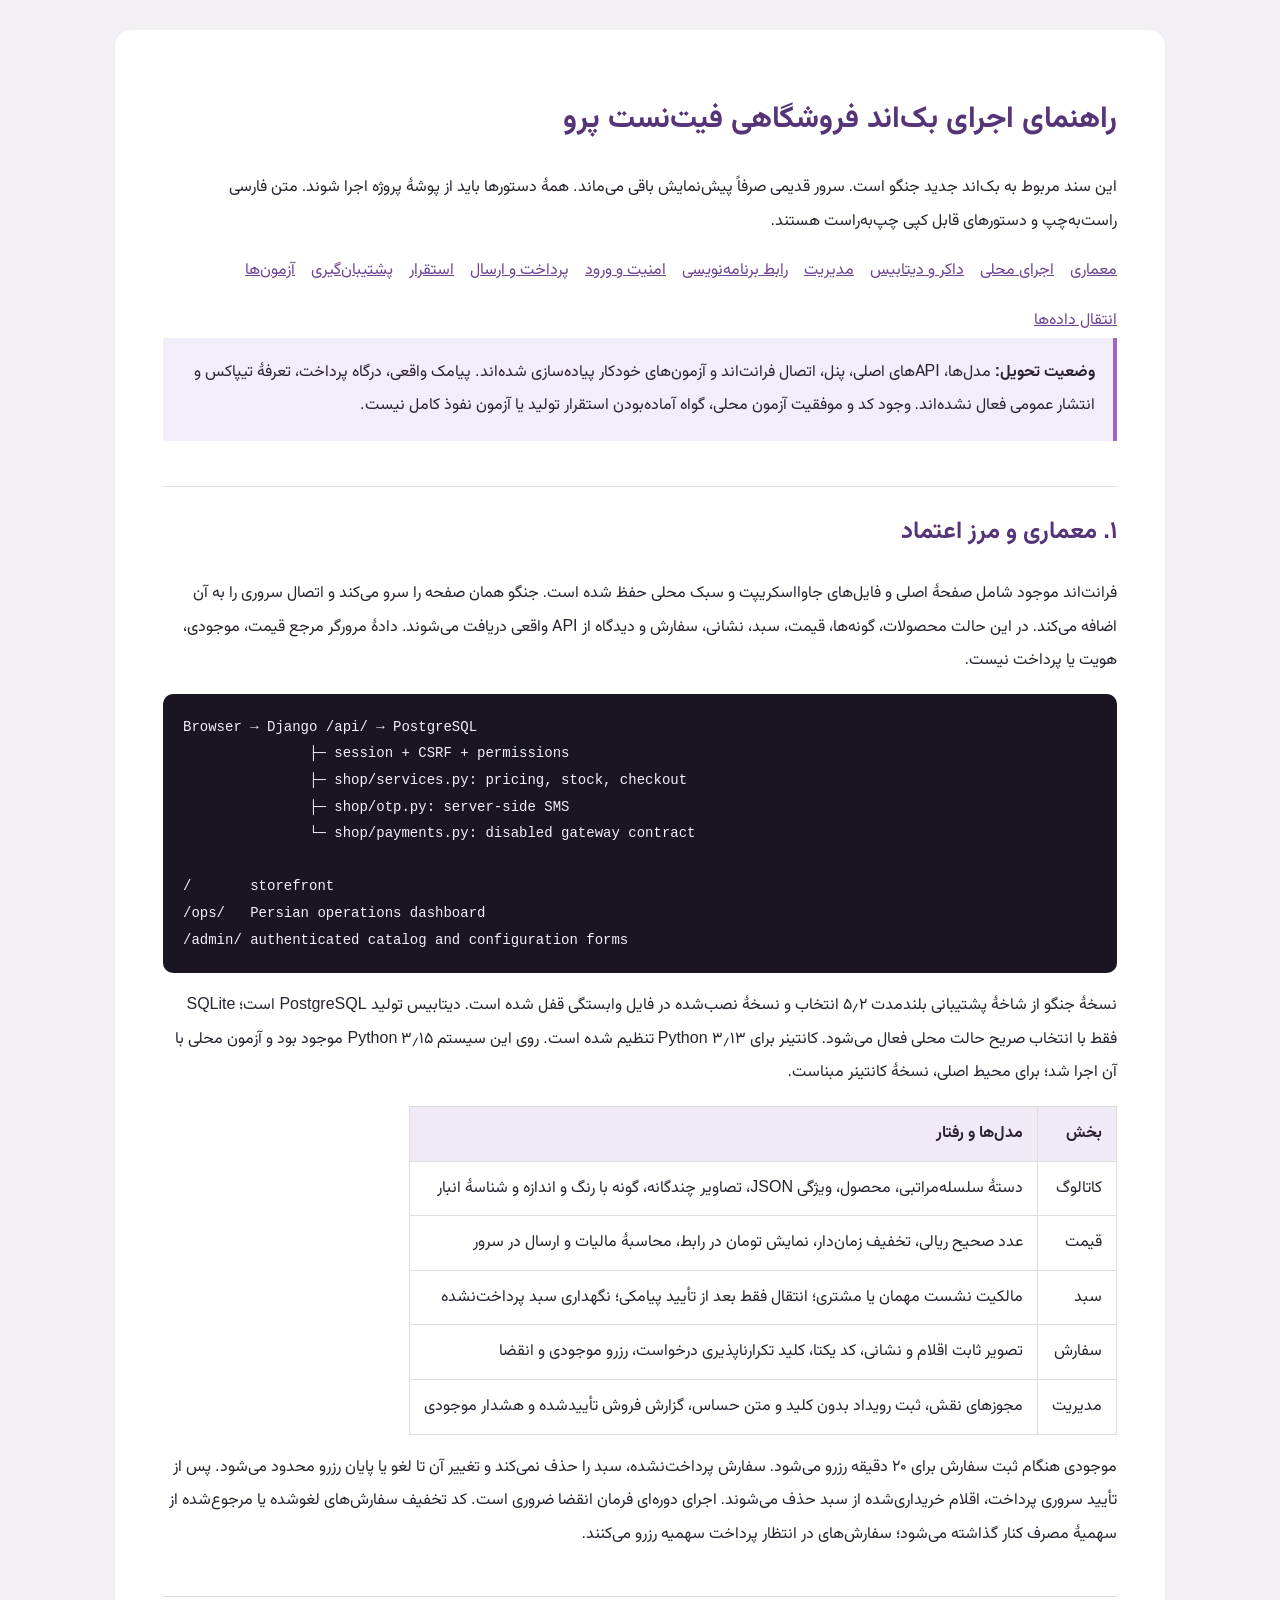
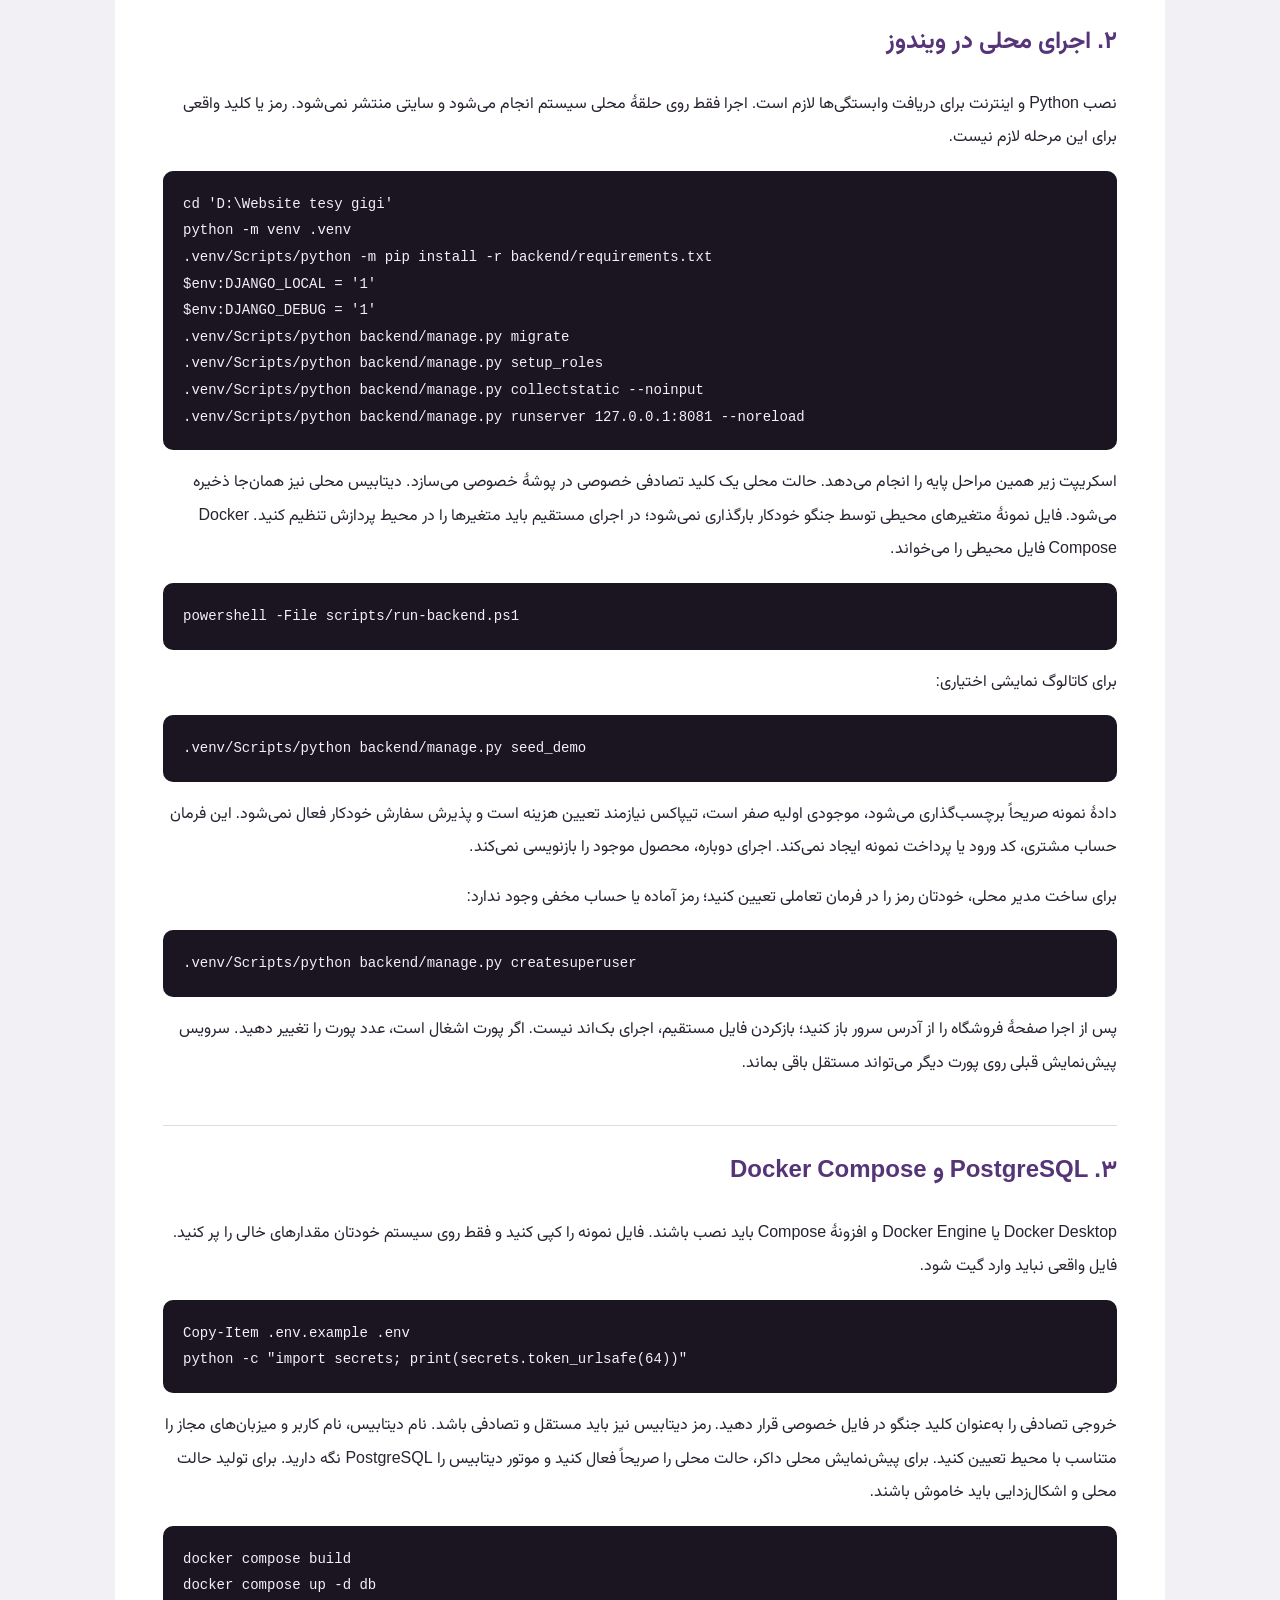
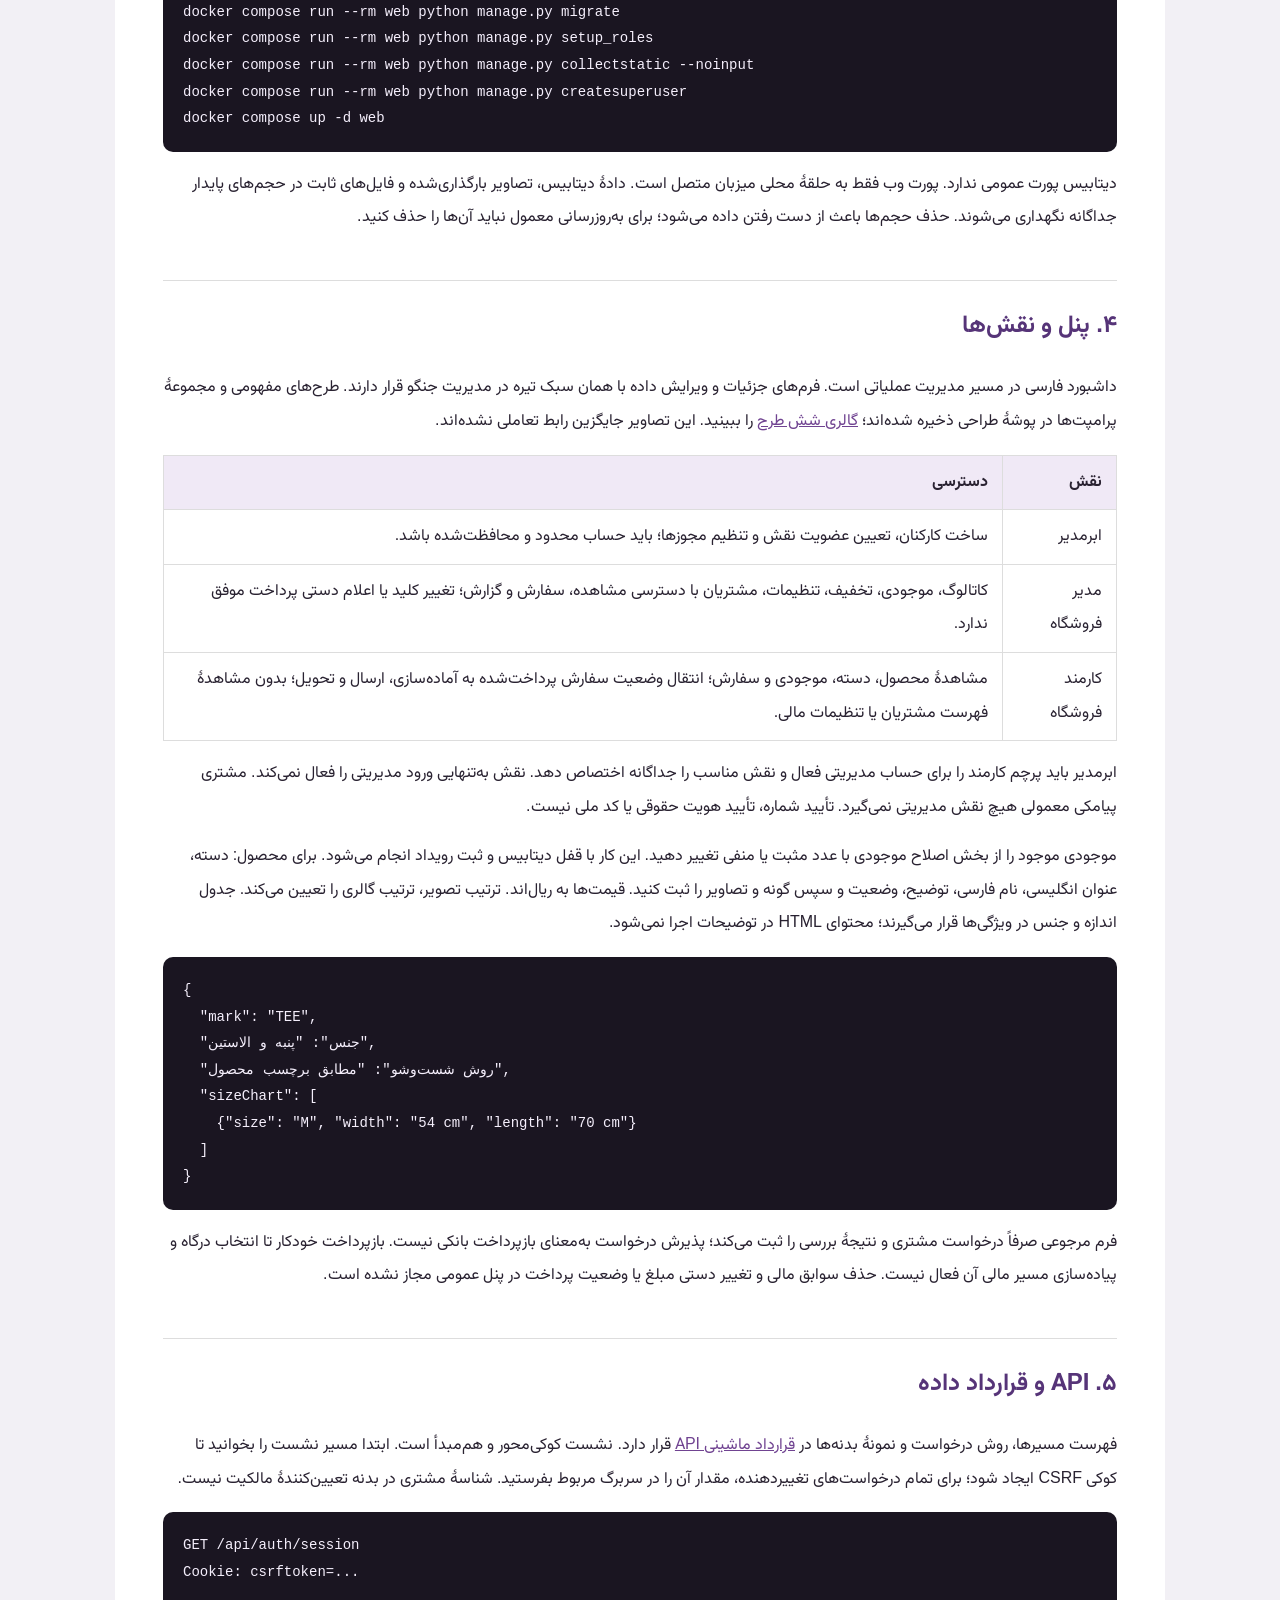
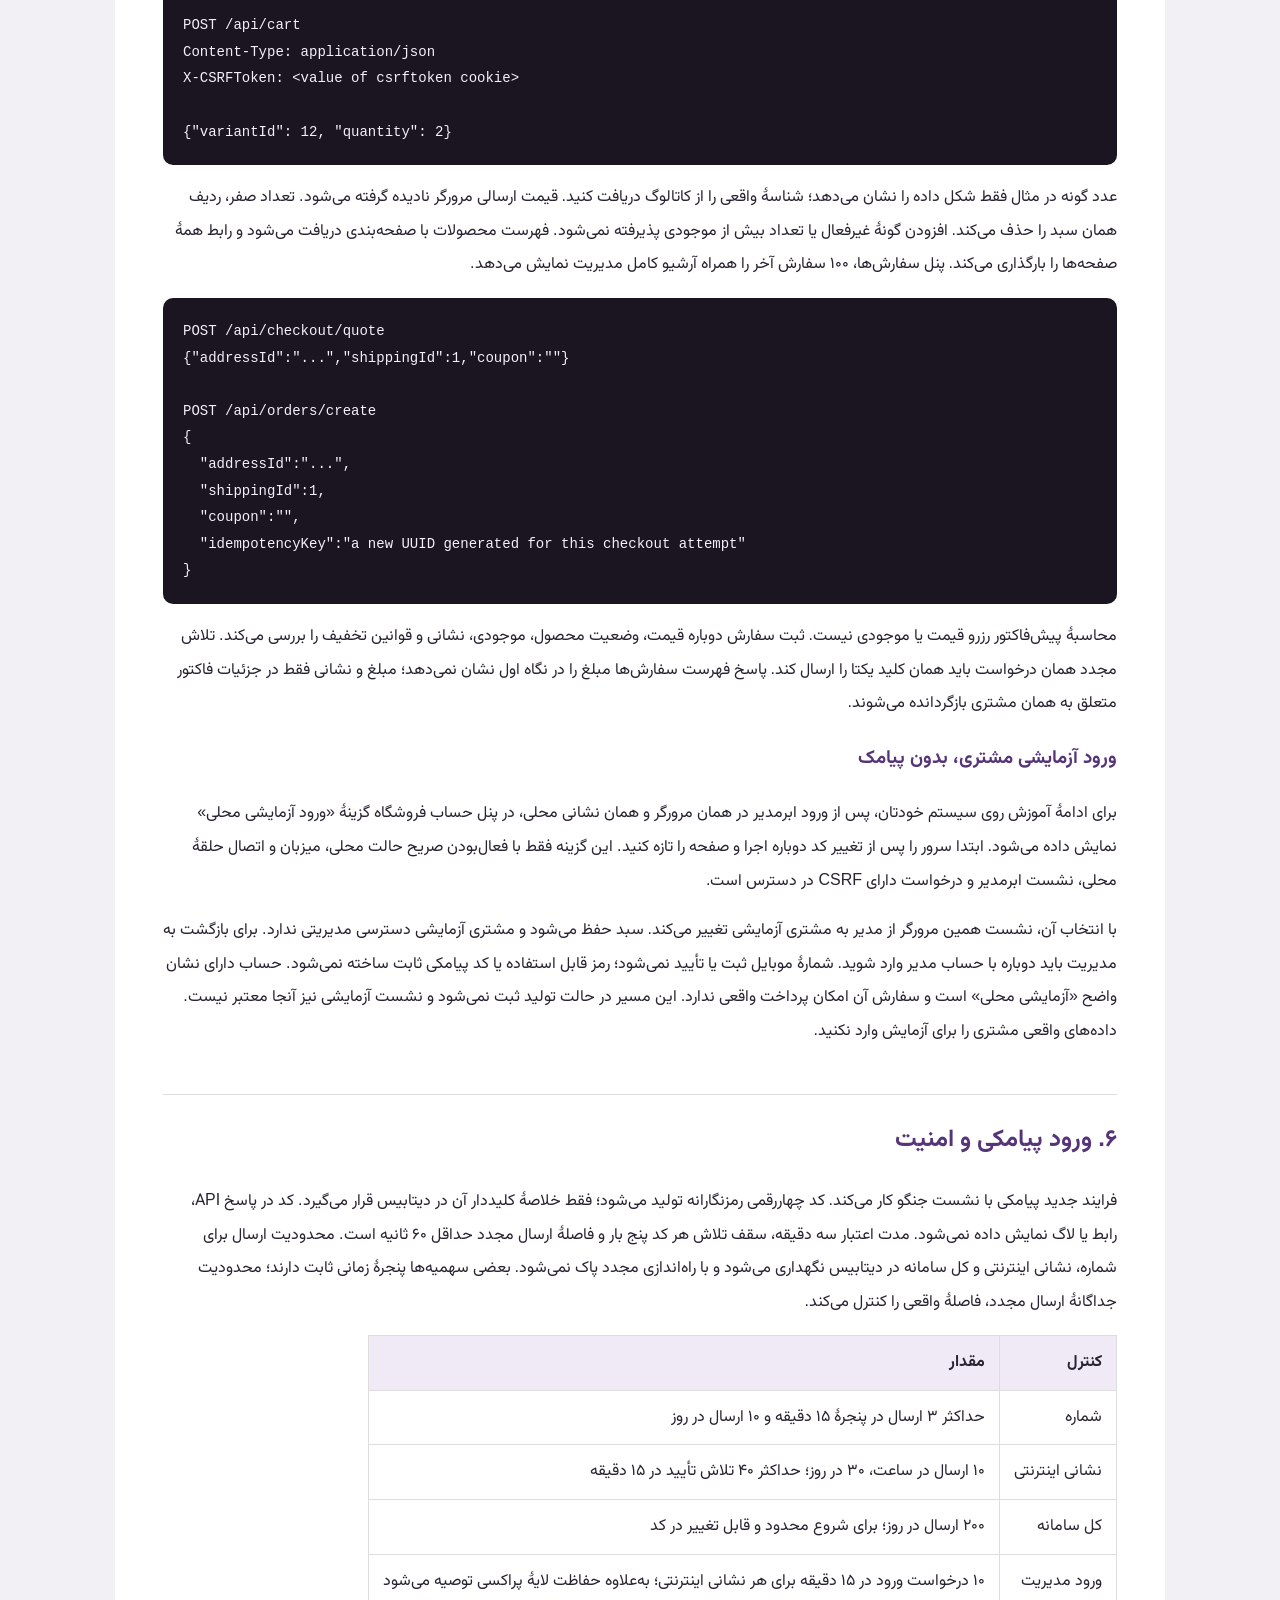
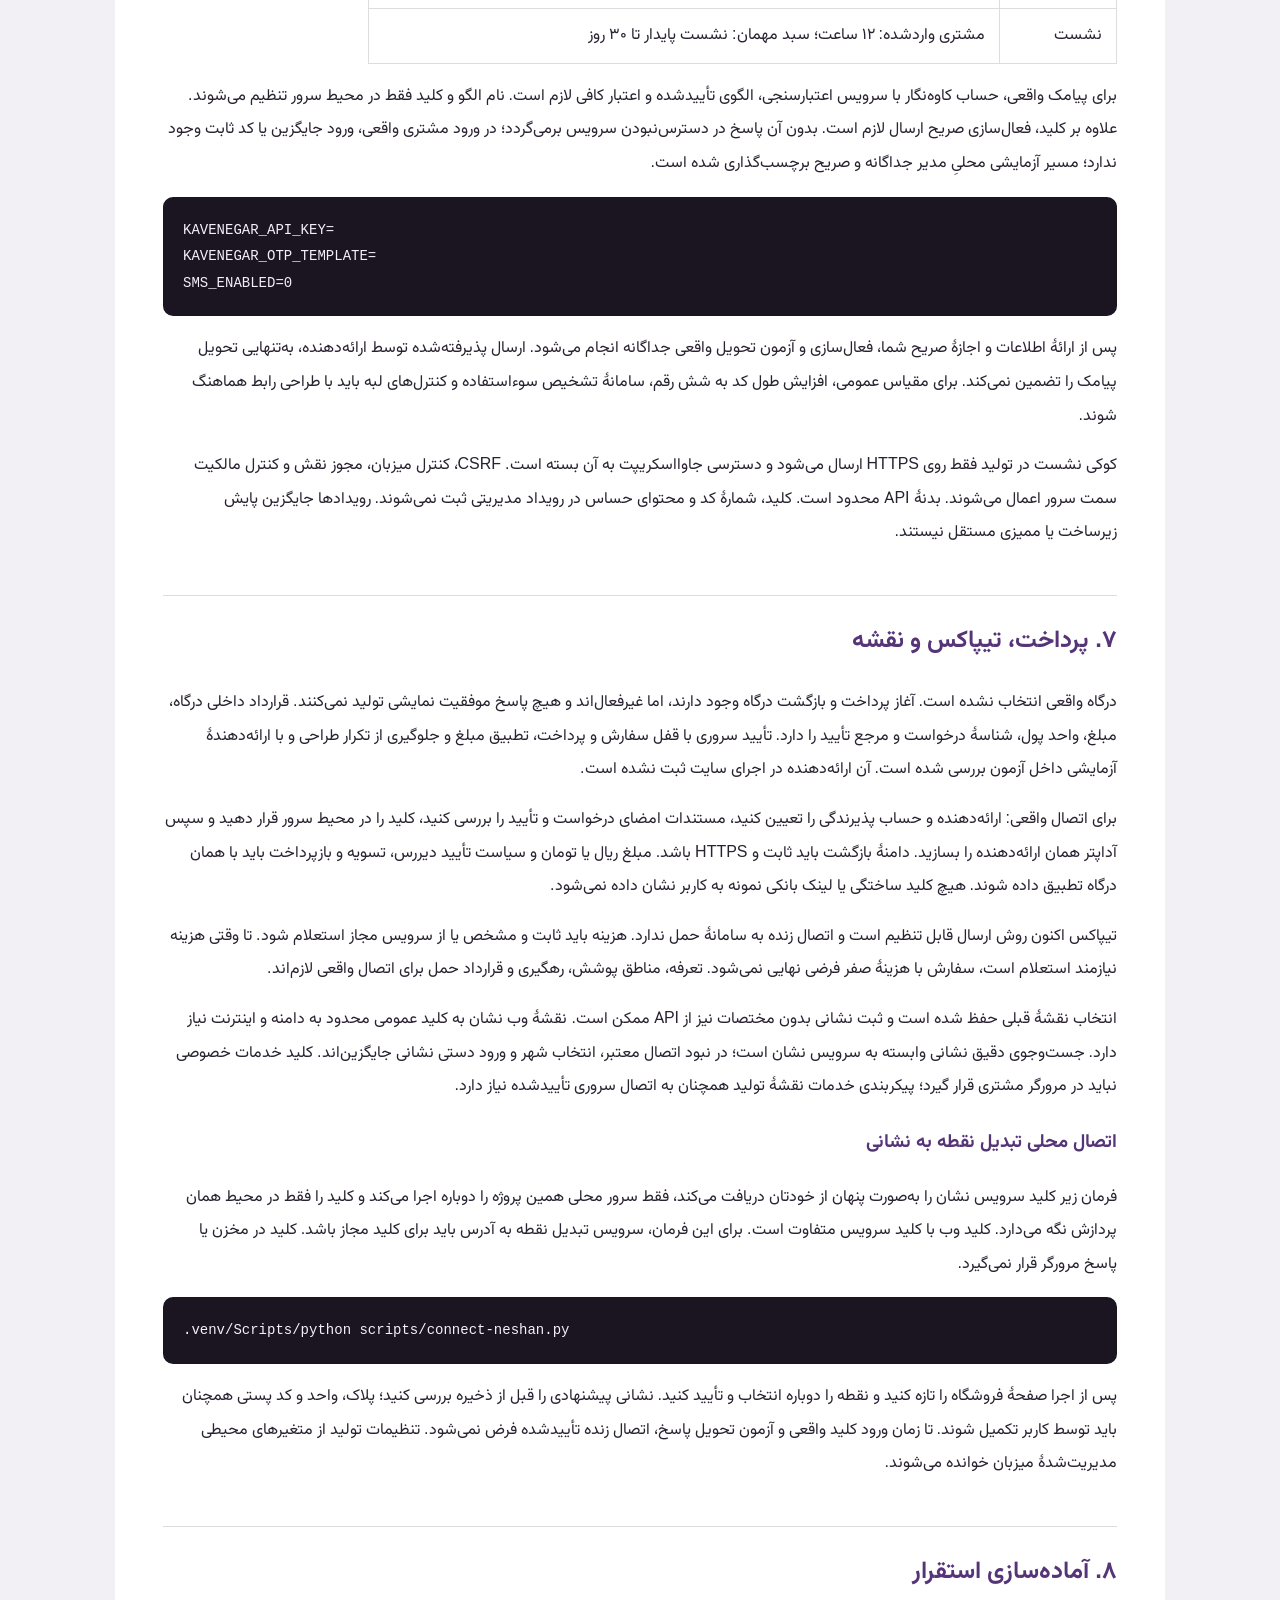
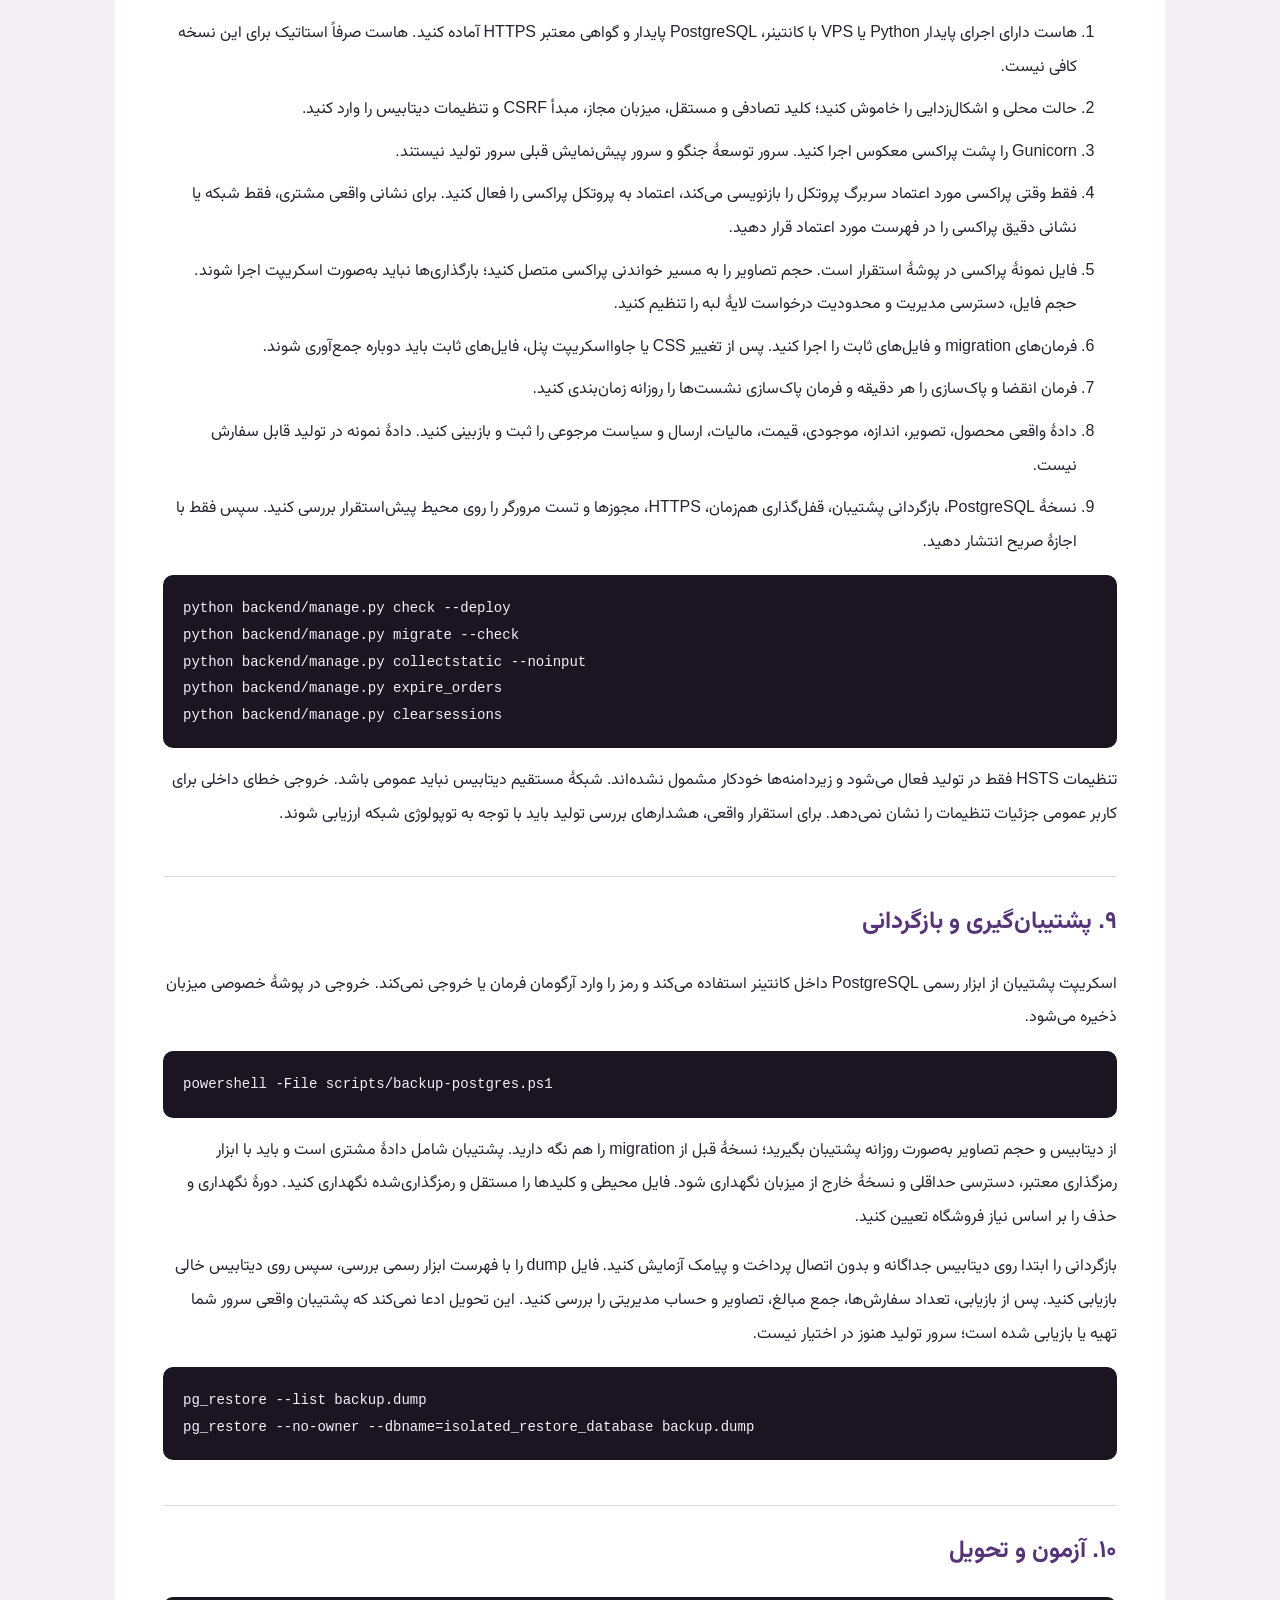
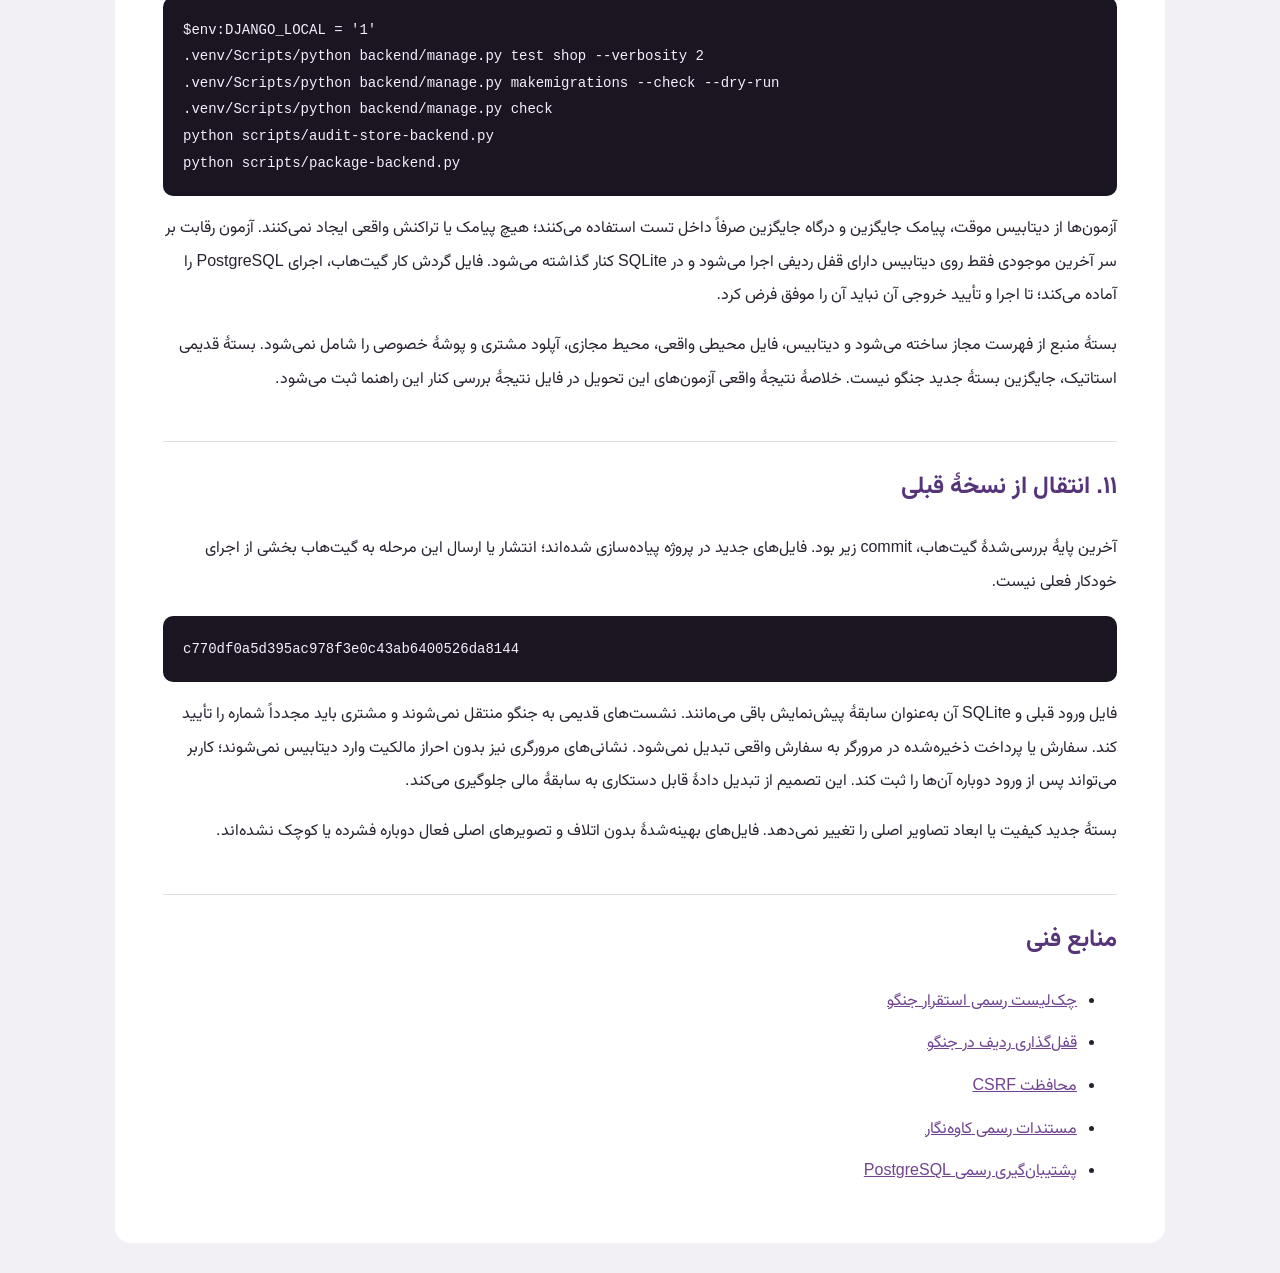
<file: docs/store-backend-fa.html>
<!doctype html><html lang="fa" dir="rtl"><head><meta charset="utf-8"><meta name="viewport" content="width=device-width,initial-scale=1"><title>راهنمای بک‌اند فروشگاهی فیت‌نست پرو</title><style>@font-face{font-family:Guide;src:url('../assets/fonts/vazirmatn-arabic-84a382e46c.woff2')}*{box-sizing:border-box}body{background:#f2f0f5;color:#292231;font:16px/2.1 Guide,Tahoma,sans-serif;margin:0}main{max-width:1050px;margin:30px auto;background:#fff;padding:38px 48px;border-radius:16px}h1,h2,h3{color:#563478}h1{font-size:30px}h2{margin-top:45px;border-top:1px solid #ddd;padding-top:20px}a{color:#704391}pre{background:#1a1521;color:#f5effc;padding:20px;border-radius:10px;direction:ltr;text-align:left;unicode-bidi:isolate;overflow:auto;white-space:pre;font:14px/1.9 Consolas,monospace}code,bdi{direction:ltr;unicode-bidi:isolate;font-family:Consolas,monospace}table{border-collapse:collapse;width:100%;display:block;overflow:auto}td,th{border:1px solid #ddd;padding:10px 14px;text-align:right}th{background:#f0e9f6}.notice{padding:18px;background:#f3edf9;border-right:4px solid #9b68c9}.ok{background:#f0f6e5;border-color:#a8c960}nav{display:flex;flex-wrap:wrap;gap:16px}li{margin:9px 0}@media(max-width:650px){main{padding:22px 18px;margin:0}h1{font-size:24px}}@media print{body{background:#fff}main{margin:0;padding:0}pre{white-space:pre-wrap}}</style></head><body><main>
<h1>راهنمای اجرای بک‌اند فروشگاهی فیت‌نست پرو</h1><p>این سند مربوط به بک‌اند جدید جنگو است. سرور قدیمی صرفاً پیش‌نمایش باقی می‌ماند. همهٔ دستورها باید از پوشهٔ پروژه اجرا شوند. متن فارسی راست‌به‌چپ و دستورهای قابل کپی چپ‌به‌راست هستند.</p>
<nav><a href="#architecture">معماری</a><a href="#local">اجرای محلی</a><a href="#docker">داکر و دیتابیس</a><a href="#admin">مدیریت</a><a href="#api">رابط برنامه‌نویسی</a><a href="#security">امنیت و ورود</a><a href="#payments">پرداخت و ارسال</a><a href="#deploy">استقرار</a><a href="#backup">پشتیبان‌گیری</a><a href="#tests">آزمون‌ها</a><a href="#migration">انتقال داده‌ها</a></nav>
<aside class="notice"><strong>وضعیت تحویل:</strong> مدل‌ها، APIهای اصلی، پنل، اتصال فرانت‌اند و آزمون‌های خودکار پیاده‌سازی شده‌اند. پیامک واقعی، درگاه پرداخت، تعرفهٔ تیپاکس و انتشار عمومی فعال نشده‌اند. وجود کد و موفقیت آزمون محلی، گواه آماده‌بودن استقرار تولید یا آزمون نفوذ کامل نیست.</aside>

<h2 id="architecture">۱. معماری و مرز اعتماد</h2>
<p>فرانت‌اند موجود شامل صفحهٔ اصلی و فایل‌های جاوااسکریپت و سبک محلی حفظ شده است. جنگو همان صفحه را سرو می‌کند و اتصال سروری را به آن اضافه می‌کند. در این حالت محصولات، گونه‌ها، قیمت، سبد، نشانی، سفارش و دیدگاه از API واقعی دریافت می‌شوند. دادهٔ مرورگر مرجع قیمت، موجودی، هویت یا پرداخت نیست.</p>
<pre><code>Browser → Django /api/ → PostgreSQL
               ├─ session + CSRF + permissions
               ├─ shop/services.py: pricing, stock, checkout
               ├─ shop/otp.py: server-side SMS
               └─ shop/payments.py: disabled gateway contract

/       storefront
/ops/   Persian operations dashboard
/admin/ authenticated catalog and configuration forms</code></pre>
<p>نسخهٔ جنگو از شاخهٔ پشتیبانی بلندمدت ۵٫۲ انتخاب و نسخهٔ نصب‌شده در فایل وابستگی قفل شده است. دیتابیس تولید PostgreSQL است؛ SQLite فقط با انتخاب صریح حالت محلی فعال می‌شود. کانتینر برای Python ۳٫۱۳ تنظیم شده است. روی این سیستم Python ۳٫۱۵ موجود بود و آزمون محلی با آن اجرا شد؛ برای محیط اصلی، نسخهٔ کانتینر مبناست.</p>
<table><tr><th>بخش</th><th>مدل‌ها و رفتار</th></tr><tr><td>کاتالوگ</td><td>دستهٔ سلسله‌مراتبی، محصول، ویژگی JSON، تصاویر چندگانه، گونه با رنگ و اندازه و شناسهٔ انبار</td></tr><tr><td>قیمت</td><td>عدد صحیح ریالی، تخفیف زمان‌دار، نمایش تومان در رابط، محاسبهٔ مالیات و ارسال در سرور</td></tr><tr><td>سبد</td><td>مالکیت نشست مهمان یا مشتری؛ انتقال فقط بعد از تأیید پیامکی؛ نگهداری سبد پرداخت‌نشده</td></tr><tr><td>سفارش</td><td>تصویر ثابت اقلام و نشانی، کد یکتا، کلید تکرارناپذیری درخواست، رزرو موجودی و انقضا</td></tr><tr><td>مدیریت</td><td>مجوزهای نقش، ثبت رویداد بدون کلید و متن حساس، گزارش فروش تأییدشده و هشدار موجودی</td></tr></table>
<p>موجودی هنگام ثبت سفارش برای ۲۰ دقیقه رزرو می‌شود. سفارش پرداخت‌نشده، سبد را حذف نمی‌کند و تغییر آن تا لغو یا پایان رزرو محدود می‌شود. پس از تأیید سروری پرداخت، اقلام خریداری‌شده از سبد حذف می‌شوند. اجرای دوره‌ای فرمان انقضا ضروری است. کد تخفیف سفارش‌های لغوشده یا مرجوع‌شده از سهمیهٔ مصرف کنار گذاشته می‌شود؛ سفارش‌های در انتظار پرداخت سهمیه رزرو می‌کنند.</p>

<h2 id="local">۲. اجرای محلی در ویندوز</h2>
<p>نصب Python و اینترنت برای دریافت وابستگی‌ها لازم است. اجرا فقط روی حلقهٔ محلی سیستم انجام می‌شود و سایتی منتشر نمی‌شود. رمز یا کلید واقعی برای این مرحله لازم نیست.</p>
<pre><code>cd 'D:\Website tesy gigi'
python -m venv .venv
.venv/Scripts/python -m pip install -r backend/requirements.txt
$env:DJANGO_LOCAL = '1'
$env:DJANGO_DEBUG = '1'
.venv/Scripts/python backend/manage.py migrate
.venv/Scripts/python backend/manage.py setup_roles
.venv/Scripts/python backend/manage.py collectstatic --noinput
.venv/Scripts/python backend/manage.py runserver 127.0.0.1:8081 --noreload</code></pre>
<p>اسکریپت زیر همین مراحل پایه را انجام می‌دهد. حالت محلی یک کلید تصادفی خصوصی در پوشهٔ خصوصی می‌سازد. دیتابیس محلی نیز همان‌جا ذخیره می‌شود. فایل نمونهٔ متغیرهای محیطی توسط جنگو خودکار بارگذاری نمی‌شود؛ در اجرای مستقیم باید متغیرها را در محیط پردازش تنظیم کنید. Docker Compose فایل محیطی را می‌خواند.</p>
<pre><code>powershell -File scripts/run-backend.ps1</code></pre>
<p>برای کاتالوگ نمایشی اختیاری:</p>
<pre><code>.venv/Scripts/python backend/manage.py seed_demo</code></pre>
<p>دادهٔ نمونه صریحاً برچسب‌گذاری می‌شود، موجودی اولیه صفر است، تیپاکس نیازمند تعیین هزینه است و پذیرش سفارش خودکار فعال نمی‌شود. این فرمان حساب مشتری، کد ورود یا پرداخت نمونه ایجاد نمی‌کند. اجرای دوباره، محصول موجود را بازنویسی نمی‌کند.</p>
<p>برای ساخت مدیر محلی، خودتان رمز را در فرمان تعاملی تعیین کنید؛ رمز آماده یا حساب مخفی وجود ندارد:</p>
<pre><code>.venv/Scripts/python backend/manage.py createsuperuser</code></pre>
<p>پس از اجرا صفحهٔ فروشگاه را از آدرس سرور باز کنید؛ بازکردن فایل مستقیم، اجرای بک‌اند نیست. اگر پورت اشغال است، عدد پورت را تغییر دهید. سرویس پیش‌نمایش قبلی روی پورت دیگر می‌تواند مستقل باقی بماند.</p>

<h2 id="docker">۳. PostgreSQL و Docker Compose</h2>
<p>Docker Desktop یا Docker Engine و افزونهٔ Compose باید نصب باشند. فایل نمونه را کپی کنید و فقط روی سیستم خودتان مقدارهای خالی را پر کنید. فایل واقعی نباید وارد گیت شود.</p>
<pre><code>Copy-Item .env.example .env
python -c "import secrets; print(secrets.token_urlsafe(64))"</code></pre>
<p>خروجی تصادفی را به‌عنوان کلید جنگو در فایل خصوصی قرار دهید. رمز دیتابیس نیز باید مستقل و تصادفی باشد. نام دیتابیس، نام کاربر و میزبان‌های مجاز را متناسب با محیط تعیین کنید. برای پیش‌نمایش محلی داکر، حالت محلی را صریحاً فعال کنید و موتور دیتابیس را PostgreSQL نگه دارید. برای تولید حالت محلی و اشکال‌زدایی باید خاموش باشند.</p>
<pre><code>docker compose build
docker compose up -d db
docker compose run --rm web python manage.py migrate
docker compose run --rm web python manage.py setup_roles
docker compose run --rm web python manage.py collectstatic --noinput
docker compose run --rm web python manage.py createsuperuser
docker compose up -d web</code></pre>
<p>دیتابیس پورت عمومی ندارد. پورت وب فقط به حلقهٔ محلی میزبان متصل است. دادهٔ دیتابیس، تصاویر بارگذاری‌شده و فایل‌های ثابت در حجم‌های پایدار جداگانه نگهداری می‌شوند. حذف حجم‌ها باعث از دست رفتن داده می‌شود؛ برای به‌روزرسانی معمول نباید آن‌ها را حذف کنید.</p>

<h2 id="admin">۴. پنل و نقش‌ها</h2>
<p>داشبورد فارسی در مسیر مدیریت عملیاتی است. فرم‌های جزئیات و ویرایش داده با همان سبک تیره در مدیریت جنگو قرار دارند. طرح‌های مفهومی و مجموعهٔ پرامپت‌ها در پوشهٔ طراحی ذخیره شده‌اند؛ <a href="../design/admin-mockups/index.html">گالری شش طرح</a> را ببینید. این تصاویر جایگزین رابط تعاملی نشده‌اند.</p>
<table><tr><th>نقش</th><th>دسترسی</th></tr><tr><td>ابرمدیر</td><td>ساخت کارکنان، تعیین عضویت نقش و تنظیم مجوزها؛ باید حساب محدود و محافظت‌شده باشد.</td></tr><tr><td>مدیر فروشگاه</td><td>کاتالوگ، موجودی، تخفیف، تنظیمات، مشتریان با دسترسی مشاهده، سفارش و گزارش؛ تغییر کلید یا اعلام دستی پرداخت موفق ندارد.</td></tr><tr><td>کارمند فروشگاه</td><td>مشاهدهٔ محصول، دسته، موجودی و سفارش؛ انتقال وضعیت سفارش پرداخت‌شده به آماده‌سازی، ارسال و تحویل؛ بدون مشاهدهٔ فهرست مشتریان یا تنظیمات مالی.</td></tr></table>
<p>ابرمدیر باید پرچم کارمند را برای حساب مدیریتی فعال و نقش مناسب را جداگانه اختصاص دهد. نقش به‌تنهایی ورود مدیریتی را فعال نمی‌کند. مشتری پیامکی معمولی هیچ نقش مدیریتی نمی‌گیرد. تأیید شماره، تأیید هویت حقوقی یا کد ملی نیست.</p>
<p>موجودی موجود را از بخش اصلاح موجودی با عدد مثبت یا منفی تغییر دهید. این کار با قفل دیتابیس و ثبت رویداد انجام می‌شود. برای محصول: دسته، عنوان انگلیسی، نام فارسی، توضیح، وضعیت و سپس گونه و تصاویر را ثبت کنید. قیمت‌ها به ریال‌اند. ترتیب تصویر، ترتیب گالری را تعیین می‌کند. جدول اندازه و جنس در ویژگی‌ها قرار می‌گیرند؛ محتوای HTML در توضیحات اجرا نمی‌شود.</p>
<pre><code>{
  "mark": "TEE",
  "جنس": "پنبه و الاستین",
  "روش شست‌وشو": "مطابق برچسب محصول",
  "sizeChart": [
    {"size": "M", "width": "54 cm", "length": "70 cm"}
  ]
}</code></pre>
<p>فرم مرجوعی صرفاً درخواست مشتری و نتیجهٔ بررسی را ثبت می‌کند؛ پذیرش درخواست به‌معنای بازپرداخت بانکی نیست. بازپرداخت خودکار تا انتخاب درگاه و پیاده‌سازی مسیر مالی آن فعال نیست. حذف سوابق مالی و تغییر دستی مبلغ یا وضعیت پرداخت در پنل عمومی مجاز نشده است.</p>

<h2 id="api">۵. API و قرارداد داده</h2>
<p>فهرست مسیرها، روش درخواست و نمونهٔ بدنه‌ها در <a href="api-contract.json">قرارداد ماشینی API</a> قرار دارد. نشست کوکی‌محور و هم‌مبدأ است. ابتدا مسیر نشست را بخوانید تا کوکی CSRF ایجاد شود؛ برای تمام درخواست‌های تغییردهنده، مقدار آن را در سربرگ مربوط بفرستید. شناسهٔ مشتری در بدنه تعیین‌کنندهٔ مالکیت نیست.</p>
<pre><code>GET /api/auth/session
Cookie: csrftoken=...

POST /api/cart
Content-Type: application/json
X-CSRFToken: &lt;value of csrftoken cookie&gt;

{"variantId": 12, "quantity": 2}</code></pre>
<p>عدد گونه در مثال فقط شکل داده را نشان می‌دهد؛ شناسهٔ واقعی را از کاتالوگ دریافت کنید. قیمت ارسالی مرورگر نادیده گرفته می‌شود. تعداد صفر، ردیف همان سبد را حذف می‌کند. افزودن گونهٔ غیرفعال یا تعداد بیش از موجودی پذیرفته نمی‌شود. فهرست محصولات با صفحه‌بندی دریافت می‌شود و رابط همهٔ صفحه‌ها را بارگذاری می‌کند. پنل سفارش‌ها، ۱۰۰ سفارش آخر را همراه آرشیو کامل مدیریت نمایش می‌دهد.</p>
<pre><code>POST /api/checkout/quote
{"addressId":"...","shippingId":1,"coupon":""}

POST /api/orders/create
{
  "addressId":"...",
  "shippingId":1,
  "coupon":"",
  "idempotencyKey":"a new UUID generated for this checkout attempt"
}</code></pre>
<p>محاسبهٔ پیش‌فاکتور رزرو قیمت یا موجودی نیست. ثبت سفارش دوباره قیمت، وضعیت محصول، موجودی، نشانی و قوانین تخفیف را بررسی می‌کند. تلاش مجدد همان درخواست باید همان کلید یکتا را ارسال کند. پاسخ فهرست سفارش‌ها مبلغ را در نگاه اول نشان نمی‌دهد؛ مبلغ و نشانی فقط در جزئیات فاکتور متعلق به همان مشتری بازگردانده می‌شوند.</p>

<h3>ورود آزمایشی مشتری، بدون پیامک</h3><p>برای ادامهٔ آموزش روی سیستم خودتان، پس از ورود ابرمدیر در همان مرورگر و همان نشانی محلی، در پنل حساب فروشگاه گزینهٔ «ورود آزمایشی محلی» نمایش داده می‌شود. ابتدا سرور را پس از تغییر کد دوباره اجرا و صفحه را تازه کنید. این گزینه فقط با فعال‌بودن صریح حالت محلی، میزبان و اتصال حلقهٔ محلی، نشست ابرمدیر و درخواست دارای CSRF در دسترس است.</p><p>با انتخاب آن، نشست همین مرورگر از مدیر به مشتری آزمایشی تغییر می‌کند. سبد حفظ می‌شود و مشتری آزمایشی دسترسی مدیریتی ندارد. برای بازگشت به مدیریت باید دوباره با حساب مدیر وارد شوید. شمارهٔ موبایل ثبت یا تأیید نمی‌شود؛ رمز قابل استفاده یا کد پیامکی ثابت ساخته نمی‌شود. حساب دارای نشان واضح «آزمایشی محلی» است و سفارش آن امکان پرداخت واقعی ندارد. این مسیر در حالت تولید ثبت نمی‌شود و نشست آزمایشی نیز آنجا معتبر نیست. داده‌های واقعی مشتری را برای آزمایش وارد نکنید.</p>
<h2 id="security">۶. ورود پیامکی و امنیت</h2>
<p>فرایند جدید پیامکی با نشست جنگو کار می‌کند. کد چهاررقمی رمزنگارانه تولید می‌شود؛ فقط خلاصهٔ کلیددار آن در دیتابیس قرار می‌گیرد. کد در پاسخ API، رابط یا لاگ نمایش داده نمی‌شود. مدت اعتبار سه دقیقه، سقف تلاش هر کد پنج بار و فاصلهٔ ارسال مجدد حداقل ۶۰ ثانیه است. محدودیت ارسال برای شماره، نشانی اینترنتی و کل سامانه در دیتابیس نگهداری می‌شود و با راه‌اندازی مجدد پاک نمی‌شود. بعضی سهمیه‌ها پنجرهٔ زمانی ثابت دارند؛ محدودیت جداگانهٔ ارسال مجدد، فاصلهٔ واقعی را کنترل می‌کند.</p>
<table><tr><th>کنترل</th><th>مقدار</th></tr><tr><td>شماره</td><td>حداکثر ۳ ارسال در پنجرهٔ ۱۵ دقیقه و ۱۰ ارسال در روز</td></tr><tr><td>نشانی اینترنتی</td><td>۱۰ ارسال در ساعت، ۳۰ در روز؛ حداکثر ۴۰ تلاش تأیید در ۱۵ دقیقه</td></tr><tr><td>کل سامانه</td><td>۲۰۰ ارسال در روز؛ برای شروع محدود و قابل تغییر در کد</td></tr><tr><td>ورود مدیریت</td><td>۱۰ درخواست ورود در ۱۵ دقیقه برای هر نشانی اینترنتی؛ به‌علاوه حفاظت لایهٔ پراکسی توصیه می‌شود</td></tr><tr><td>نشست</td><td>مشتری واردشده: ۱۲ ساعت؛ سبد مهمان: نشست پایدار تا ۳۰ روز</td></tr></table>
<p>برای پیامک واقعی، حساب کاوه‌نگار با سرویس اعتبارسنجی، الگوی تأییدشده و اعتبار کافی لازم است. نام الگو و کلید فقط در محیط سرور تنظیم می‌شوند. علاوه بر کلید، فعال‌سازی صریح ارسال لازم است. بدون آن پاسخ در دسترس‌نبودن سرویس برمی‌گردد؛ در ورود مشتری واقعی، ورود جایگزین یا کد ثابت وجود ندارد؛ مسیر آزمایشی محلیِ مدیر جداگانه و صریح برچسب‌گذاری شده است.</p>
<pre><code>KAVENEGAR_API_KEY=
KAVENEGAR_OTP_TEMPLATE=
SMS_ENABLED=0</code></pre>
<p>پس از ارائهٔ اطلاعات و اجازهٔ صریح شما، فعال‌سازی و آزمون تحویل واقعی جداگانه انجام می‌شود. ارسال پذیرفته‌شده توسط ارائه‌دهنده، به‌تنهایی تحویل پیامک را تضمین نمی‌کند. برای مقیاس عمومی، افزایش طول کد به شش رقم، سامانهٔ تشخیص سوءاستفاده و کنترل‌های لبه باید با طراحی رابط هماهنگ شوند.</p>
<p>کوکی نشست در تولید فقط روی HTTPS ارسال می‌شود و دسترسی جاوااسکریپت به آن بسته است. CSRF، کنترل میزبان، مجوز نقش و کنترل مالکیت سمت سرور اعمال می‌شوند. بدنهٔ API محدود است. کلید، شمارهٔ کد و محتوای حساس در رویداد مدیریتی ثبت نمی‌شوند. رویدادها جایگزین پایش زیرساخت یا ممیزی مستقل نیستند.</p>

<h2 id="payments">۷. پرداخت، تیپاکس و نقشه</h2>
<p>درگاه واقعی انتخاب نشده است. آغاز پرداخت و بازگشت درگاه وجود دارند، اما غیرفعال‌اند و هیچ پاسخ موفقیت نمایشی تولید نمی‌کنند. قرارداد داخلی درگاه، مبلغ، واحد پول، شناسهٔ درخواست و مرجع تأیید را دارد. تأیید سروری با قفل سفارش و پرداخت، تطبیق مبلغ و جلوگیری از تکرار طراحی و با ارائه‌دهندهٔ آزمایشی داخل آزمون بررسی شده است. آن ارائه‌دهنده در اجرای سایت ثبت نشده است.</p>
<p>برای اتصال واقعی: ارائه‌دهنده و حساب پذیرندگی را تعیین کنید، مستندات امضای درخواست و تأیید را بررسی کنید، کلید را در محیط سرور قرار دهید و سپس آداپتر همان ارائه‌دهنده را بسازید. دامنهٔ بازگشت باید ثابت و HTTPS باشد. مبلغ ریال یا تومان و سیاست تأیید دیررس، تسویه و بازپرداخت باید با همان درگاه تطبیق داده شوند. هیچ کلید ساختگی یا لینک بانکی نمونه به کاربر نشان داده نمی‌شود.</p>
<p>تیپاکس اکنون روش ارسال قابل تنظیم است و اتصال زنده به سامانهٔ حمل ندارد. هزینه باید ثابت و مشخص یا از سرویس مجاز استعلام شود. تا وقتی هزینه نیازمند استعلام است، سفارش با هزینهٔ صفر فرضی نهایی نمی‌شود. تعرفه، مناطق پوشش، رهگیری و قرارداد حمل برای اتصال واقعی لازم‌اند.</p>
<p>انتخاب نقشهٔ قبلی حفظ شده است و ثبت نشانی بدون مختصات نیز از API ممکن است. نقشهٔ وب نشان به کلید عمومی محدود به دامنه و اینترنت نیاز دارد. جست‌وجوی دقیق نشانی وابسته به سرویس نشان است؛ در نبود اتصال معتبر، انتخاب شهر و ورود دستی نشانی جایگزین‌اند. کلید خدمات خصوصی نباید در مرورگر مشتری قرار گیرد؛ پیکربندی خدمات نقشهٔ تولید همچنان به اتصال سروری تأییدشده نیاز دارد.</p>

<h3>اتصال محلی تبدیل نقطه به نشانی</h3><p>فرمان زیر کلید سرویس نشان را به‌صورت پنهان از خودتان دریافت می‌کند، فقط سرور محلی همین پروژه را دوباره اجرا می‌کند و کلید را فقط در محیط همان پردازش نگه می‌دارد. کلید وب با کلید سرویس متفاوت است. برای این فرمان، سرویس تبدیل نقطه به آدرس باید برای کلید مجاز باشد. کلید در مخزن یا پاسخ مرورگر قرار نمی‌گیرد.</p><pre><code>.venv/Scripts/python scripts/connect-neshan.py</code></pre><p>پس از اجرا صفحهٔ فروشگاه را تازه کنید و نقطه را دوباره انتخاب و تأیید کنید. نشانی پیشنهادی را قبل از ذخیره بررسی کنید؛ پلاک، واحد و کد پستی همچنان باید توسط کاربر تکمیل شوند. تا زمان ورود کلید واقعی و آزمون تحویل پاسخ، اتصال زنده تأییدشده فرض نمی‌شود. تنظیمات تولید از متغیرهای محیطی مدیریت‌شدهٔ میزبان خوانده می‌شوند.</p>
<h2 id="deploy">۸. آماده‌سازی استقرار</h2>
<ol><li>هاست دارای اجرای پایدار Python یا VPS با کانتینر، PostgreSQL پایدار و گواهی معتبر HTTPS آماده کنید. هاست صرفاً استاتیک برای این نسخه کافی نیست.</li><li>حالت محلی و اشکال‌زدایی را خاموش کنید؛ کلید تصادفی و مستقل، میزبان مجاز، مبدأ CSRF و تنظیمات دیتابیس را وارد کنید.</li><li>Gunicorn را پشت پراکسی معکوس اجرا کنید. سرور توسعهٔ جنگو و سرور پیش‌نمایش قبلی سرور تولید نیستند.</li><li>فقط وقتی پراکسی مورد اعتماد سربرگ پروتکل را بازنویسی می‌کند، اعتماد به پروتکل پراکسی را فعال کنید. برای نشانی واقعی مشتری، فقط شبکه یا نشانی دقیق پراکسی را در فهرست مورد اعتماد قرار دهید.</li><li>فایل نمونهٔ پراکسی در پوشهٔ استقرار است. حجم تصاویر را به مسیر خواندنی پراکسی متصل کنید؛ بارگذاری‌ها نباید به‌صورت اسکریپت اجرا شوند. حجم فایل، دسترسی مدیریت و محدودیت درخواست لایهٔ لبه را تنظیم کنید.</li><li>فرمان‌های migration و فایل‌های ثابت را اجرا کنید. پس از تغییر CSS یا جاوااسکریپت پنل، فایل‌های ثابت باید دوباره جمع‌آوری شوند.</li><li>فرمان انقضا و پاک‌سازی را هر دقیقه و فرمان پاک‌سازی نشست‌ها را روزانه زمان‌بندی کنید.</li><li>دادهٔ واقعی محصول، تصویر، اندازه، موجودی، قیمت، مالیات، ارسال و سیاست مرجوعی را ثبت و بازبینی کنید. دادهٔ نمونه در تولید قابل سفارش نیست.</li><li>نسخهٔ PostgreSQL، بازگردانی پشتیبان، قفل‌گذاری هم‌زمان، HTTPS، مجوزها و تست مرورگر را روی محیط پیش‌استقرار بررسی کنید. سپس فقط با اجازهٔ صریح انتشار دهید.</li></ol>
<pre><code>python backend/manage.py check --deploy
python backend/manage.py migrate --check
python backend/manage.py collectstatic --noinput
python backend/manage.py expire_orders
python backend/manage.py clearsessions</code></pre>
<p>تنظیمات HSTS فقط در تولید فعال می‌شود و زیردامنه‌ها خودکار مشمول نشده‌اند. شبکهٔ مستقیم دیتابیس نباید عمومی باشد. خروجی خطای داخلی برای کاربر عمومی جزئیات تنظیمات را نشان نمی‌دهد. برای استقرار واقعی، هشدارهای بررسی تولید باید با توجه به توپولوژی شبکه ارزیابی شوند.</p>

<h2 id="backup">۹. پشتیبان‌گیری و بازگردانی</h2>
<p>اسکریپت پشتیبان از ابزار رسمی PostgreSQL داخل کانتینر استفاده می‌کند و رمز را وارد آرگومان فرمان یا خروجی نمی‌کند. خروجی در پوشهٔ خصوصی میزبان ذخیره می‌شود.</p>
<pre><code>powershell -File scripts/backup-postgres.ps1</code></pre>
<p>از دیتابیس و حجم تصاویر به‌صورت روزانه پشتیبان بگیرید؛ نسخهٔ قبل از migration را هم نگه دارید. پشتیبان شامل دادهٔ مشتری است و باید با ابزار رمزگذاری معتبر، دسترسی حداقلی و نسخهٔ خارج از میزبان نگهداری شود. فایل محیطی و کلیدها را مستقل و رمزگذاری‌شده نگهداری کنید. دورهٔ نگهداری و حذف را بر اساس نیاز فروشگاه تعیین کنید.</p>
<p>بازگردانی را ابتدا روی دیتابیس جداگانه و بدون اتصال پرداخت و پیامک آزمایش کنید. فایل dump را با فهرست ابزار رسمی بررسی، سپس روی دیتابیس خالی بازیابی کنید. پس از بازیابی، تعداد سفارش‌ها، جمع مبالغ، تصاویر و حساب مدیریتی را بررسی کنید. این تحویل ادعا نمی‌کند که پشتیبان واقعی سرور شما تهیه یا بازیابی شده است؛ سرور تولید هنوز در اختیار نیست.</p>
<pre><code>pg_restore --list backup.dump
pg_restore --no-owner --dbname=isolated_restore_database backup.dump</code></pre>

<h2 id="tests">۱۰. آزمون و تحویل</h2>
<pre><code>$env:DJANGO_LOCAL = '1'
.venv/Scripts/python backend/manage.py test shop --verbosity 2
.venv/Scripts/python backend/manage.py makemigrations --check --dry-run
.venv/Scripts/python backend/manage.py check
python scripts/audit-store-backend.py
python scripts/package-backend.py</code></pre>
<p>آزمون‌ها از دیتابیس موقت، پیامک جایگزین و درگاه جایگزین صرفاً داخل تست استفاده می‌کنند؛ هیچ پیامک یا تراکنش واقعی ایجاد نمی‌کنند. آزمون رقابت بر سر آخرین موجودی فقط روی دیتابیس دارای قفل ردیفی اجرا می‌شود و در SQLite کنار گذاشته می‌شود. فایل گردش کار گیت‌هاب، اجرای PostgreSQL را آماده می‌کند؛ تا اجرا و تأیید خروجی آن نباید آن را موفق فرض کرد.</p>
<p>بستهٔ منبع از فهرست مجاز ساخته می‌شود و دیتابیس، فایل محیطی واقعی، محیط مجازی، آپلود مشتری و پوشهٔ خصوصی را شامل نمی‌شود. بستهٔ قدیمی استاتیک، جایگزین بستهٔ جدید جنگو نیست. خلاصهٔ نتیجهٔ واقعی آزمون‌های این تحویل در فایل نتیجهٔ بررسی کنار این راهنما ثبت می‌شود.</p>

<h2 id="migration">۱۱. انتقال از نسخهٔ قبلی</h2>
<p>آخرین پایهٔ بررسی‌شدهٔ گیت‌هاب، commit زیر بود. فایل‌های جدید در پروژه پیاده‌سازی شده‌اند؛ انتشار یا ارسال این مرحله به گیت‌هاب بخشی از اجرای خودکار فعلی نیست.</p><pre><code>c770df0a5d395ac978f3e0c43ab6400526da8144</code></pre>
<p>فایل ورود قبلی و SQLite آن به‌عنوان سابقهٔ پیش‌نمایش باقی می‌مانند. نشست‌های قدیمی به جنگو منتقل نمی‌شوند و مشتری باید مجدداً شماره را تأیید کند. سفارش یا پرداخت ذخیره‌شده در مرورگر به سفارش واقعی تبدیل نمی‌شود. نشانی‌های مرورگری نیز بدون احراز مالکیت وارد دیتابیس نمی‌شوند؛ کاربر می‌تواند پس از ورود دوباره آن‌ها را ثبت کند. این تصمیم از تبدیل دادهٔ قابل دستکاری به سابقهٔ مالی جلوگیری می‌کند.</p>
<p>بستهٔ جدید کیفیت یا ابعاد تصاویر اصلی را تغییر نمی‌دهد. فایل‌های بهینه‌شدهٔ بدون اتلاف و تصویرهای اصلی فعال دوباره فشرده یا کوچک نشده‌اند.</p>
<h2>منابع فنی</h2><ul><li><a href="https://docs.djangoproject.com/en/5.2/howto/deployment/checklist/">چک‌لیست رسمی استقرار جنگو</a></li><li><a href="https://docs.djangoproject.com/en/5.2/ref/models/querysets/#select-for-update">قفل‌گذاری ردیف در جنگو</a></li><li><a href="https://docs.djangoproject.com/en/5.2/ref/csrf/">محافظت CSRF</a></li><li><a href="https://kavenegar.com/rest.html">مستندات رسمی کاوه‌نگار</a></li><li><a href="https://www.postgresql.org/docs/16/backup-dump.html">پشتیبان‌گیری رسمی PostgreSQL</a></li></ul>
</main></body></html>
</file>
